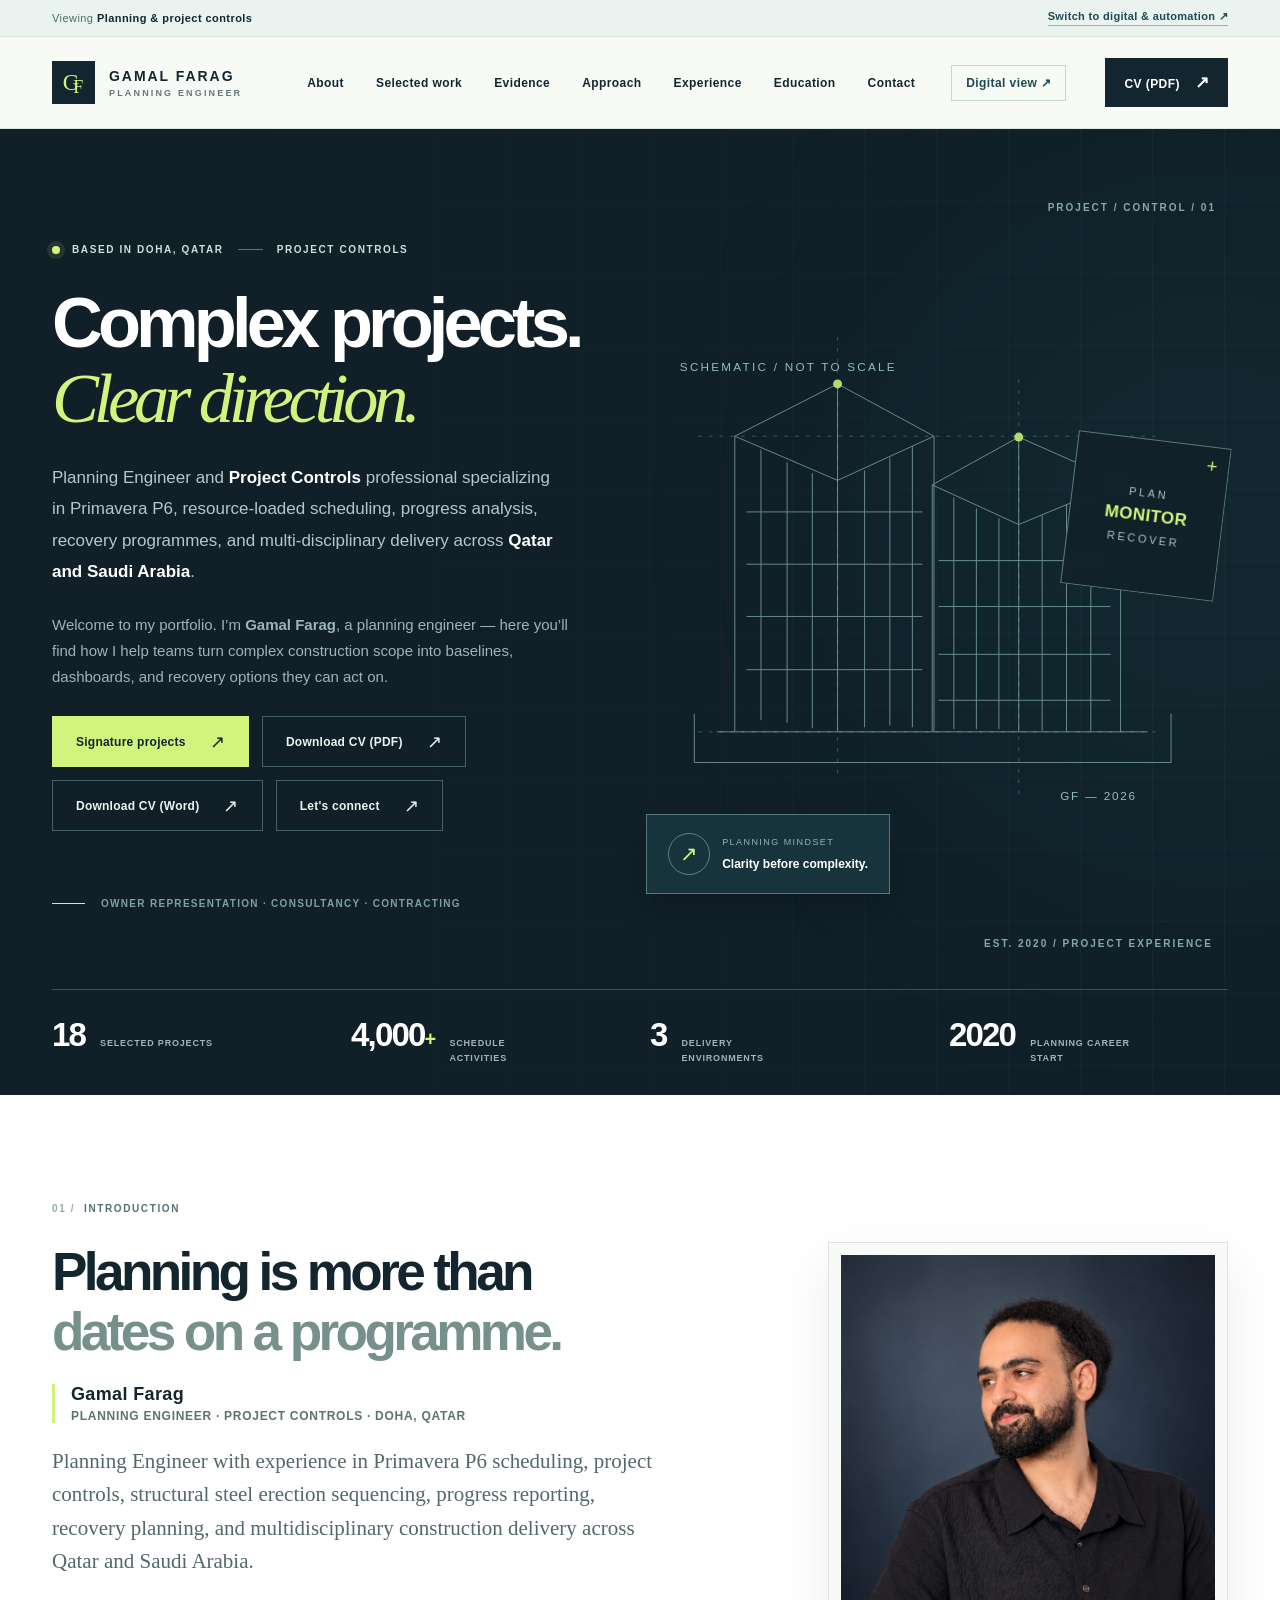
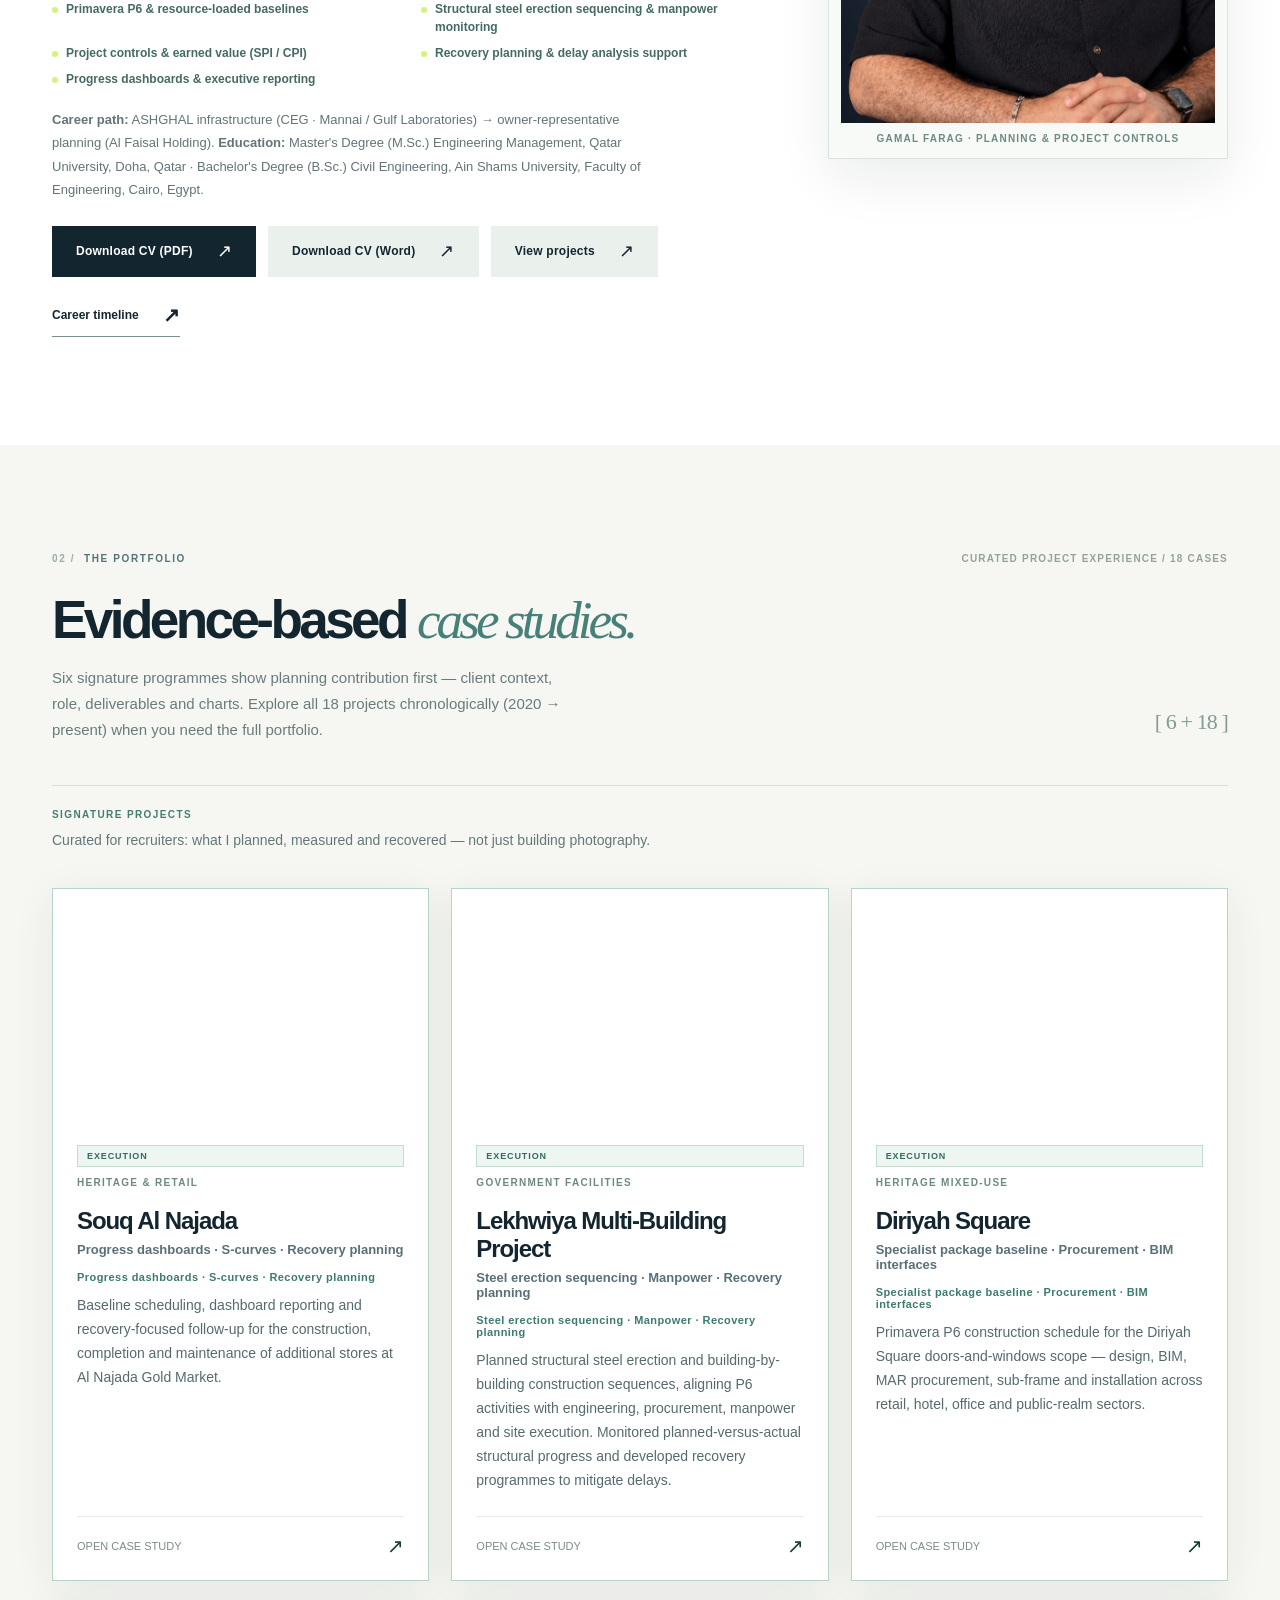
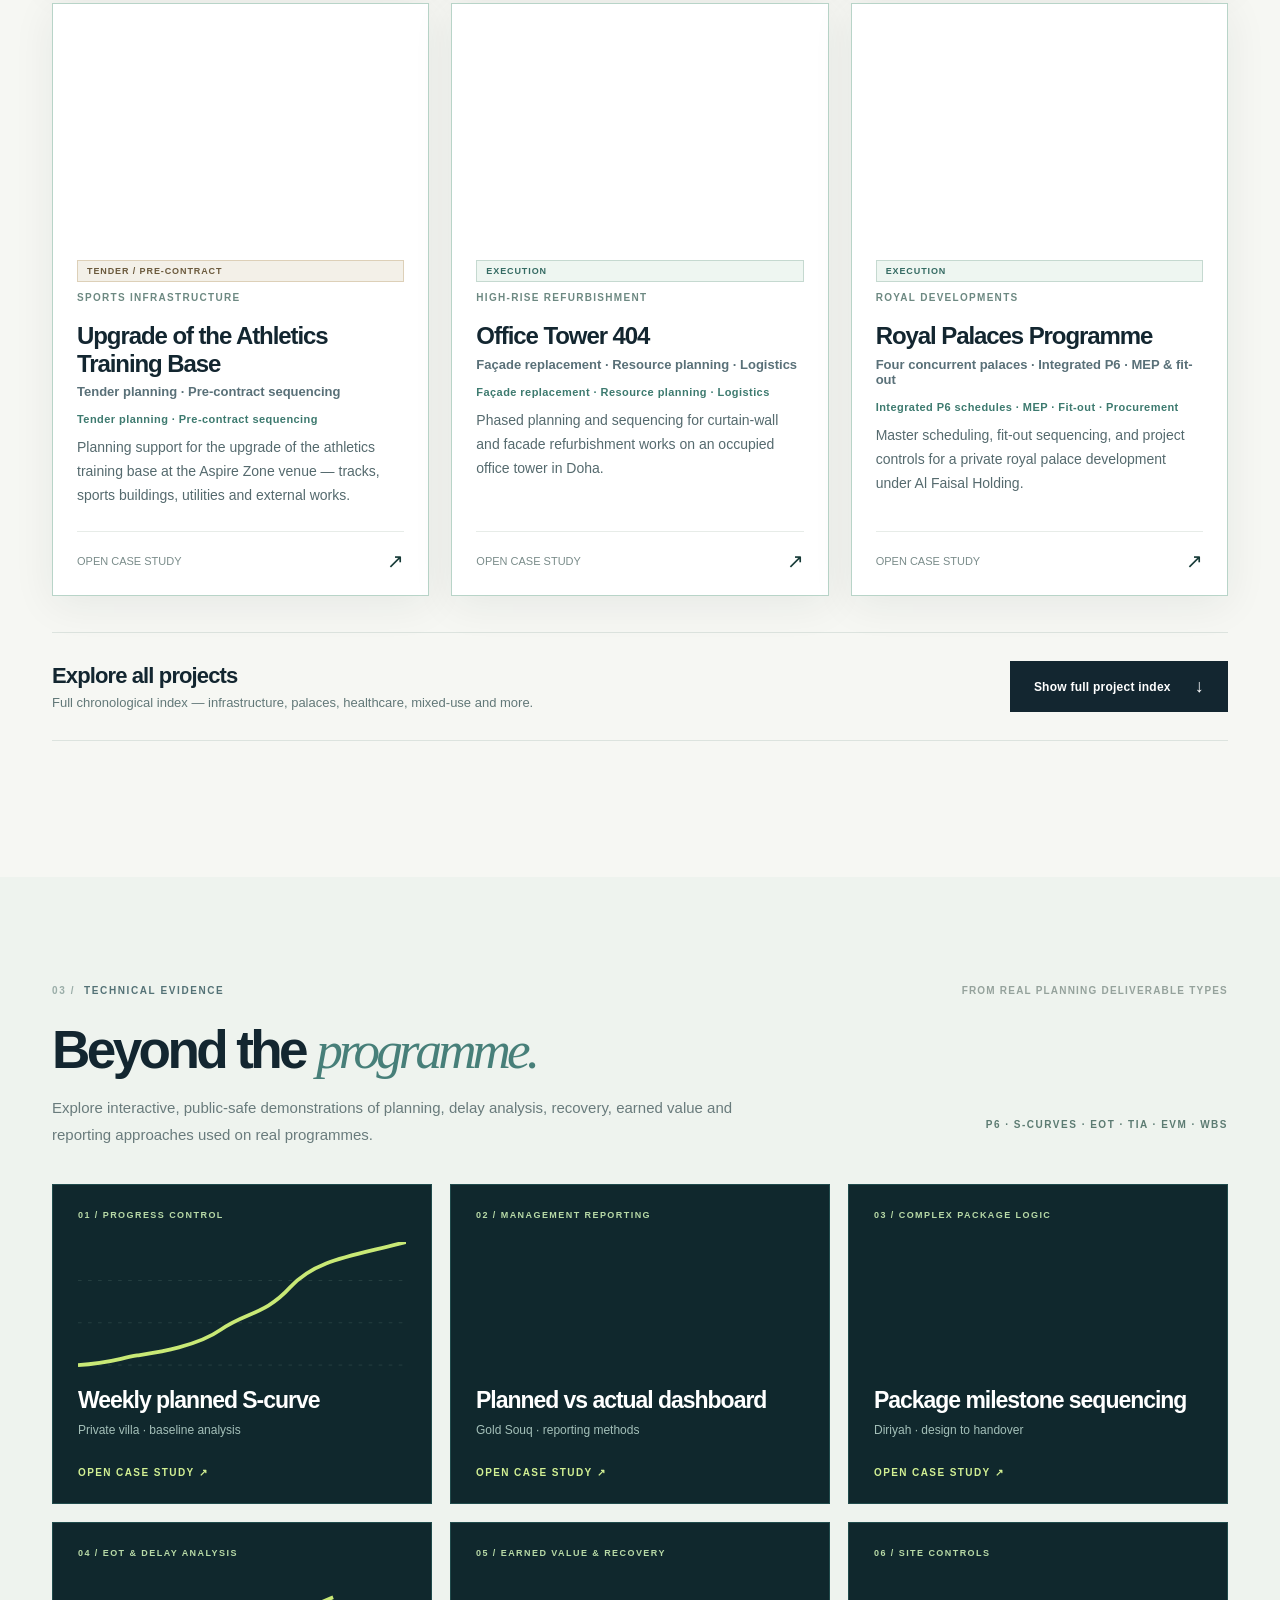
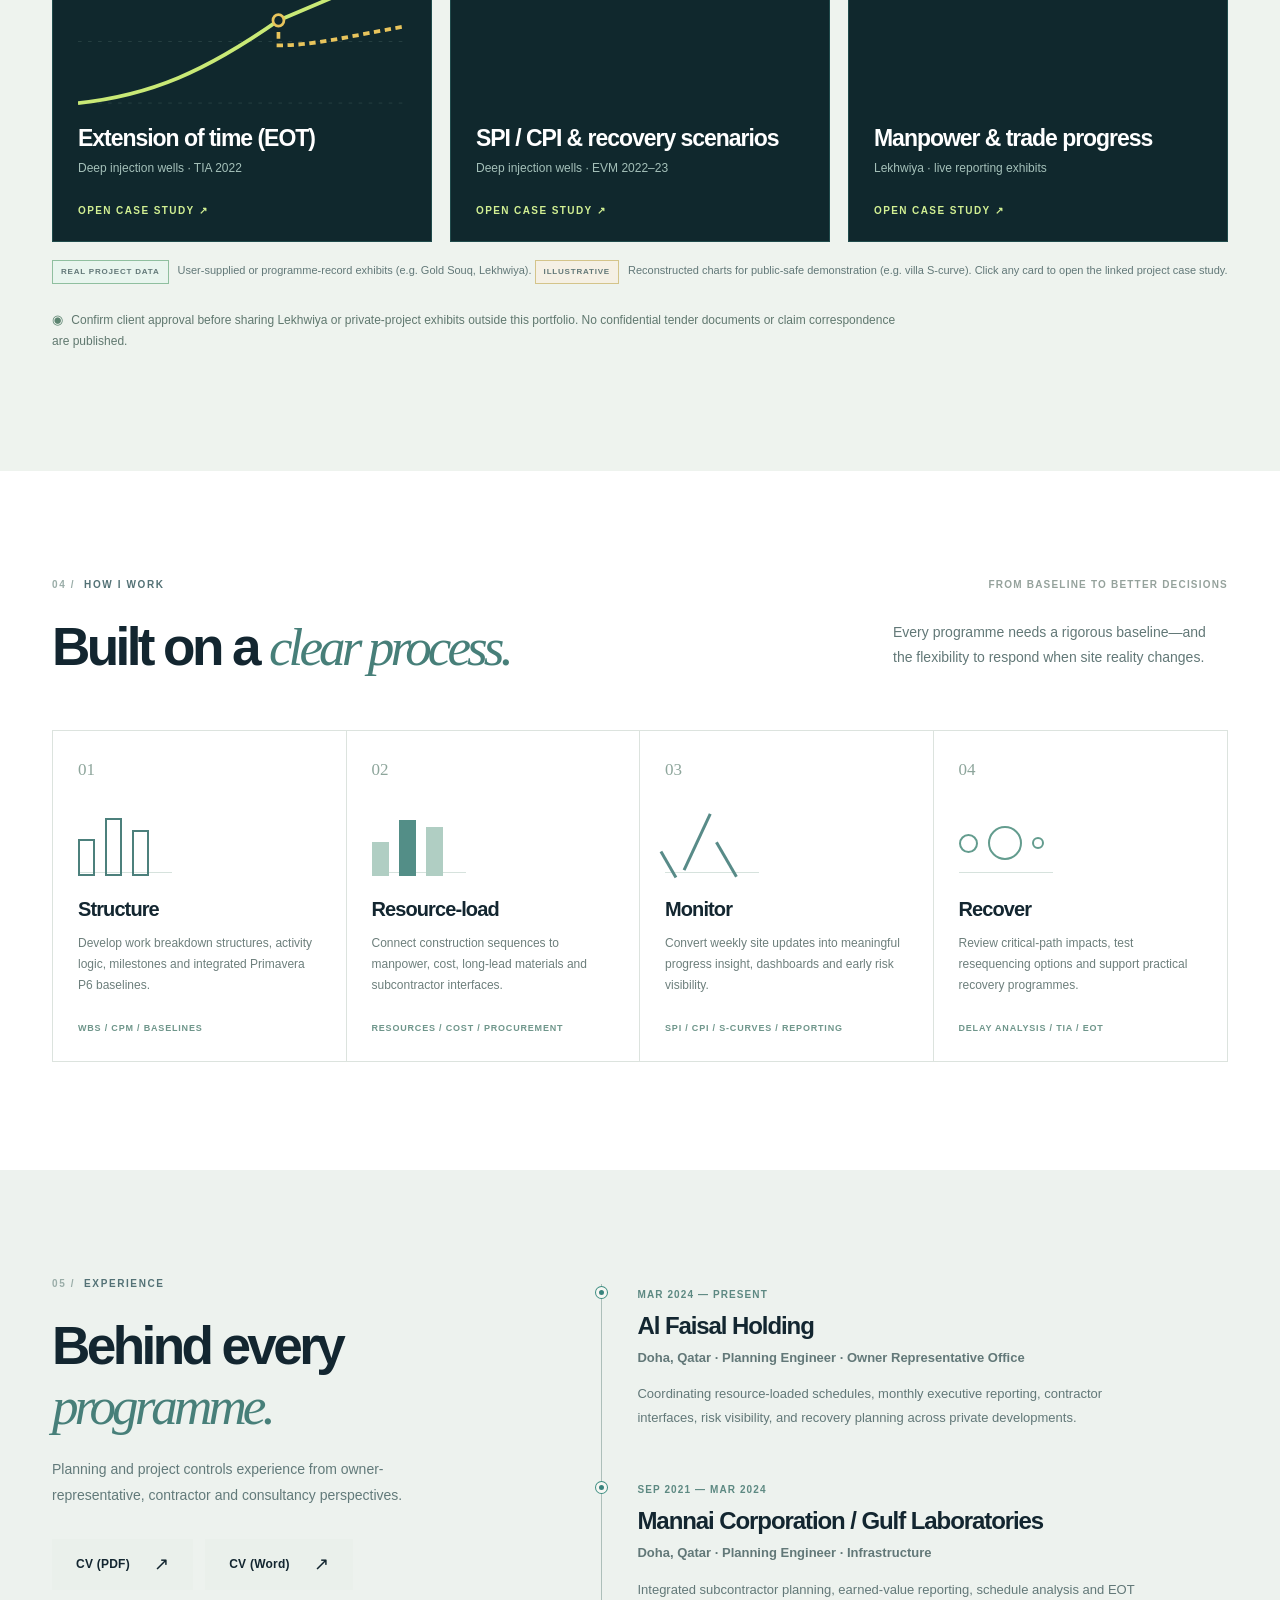
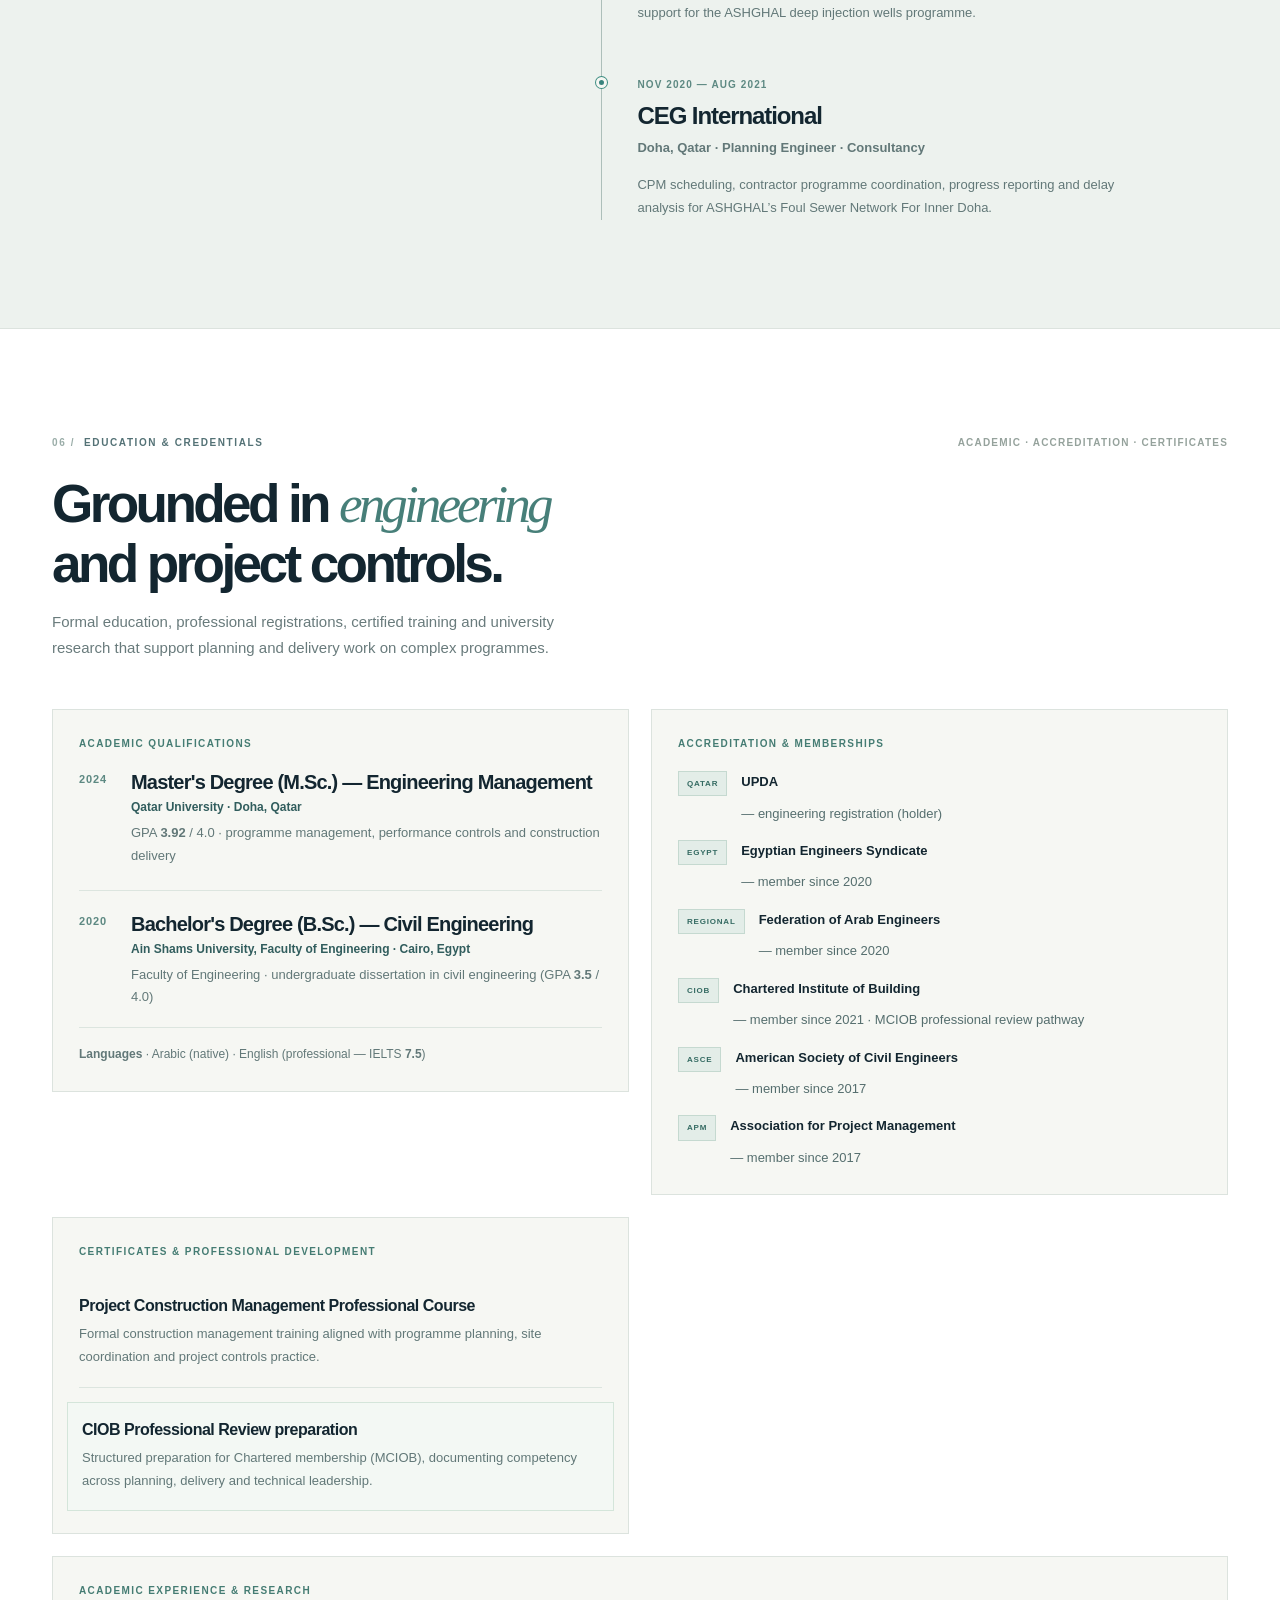
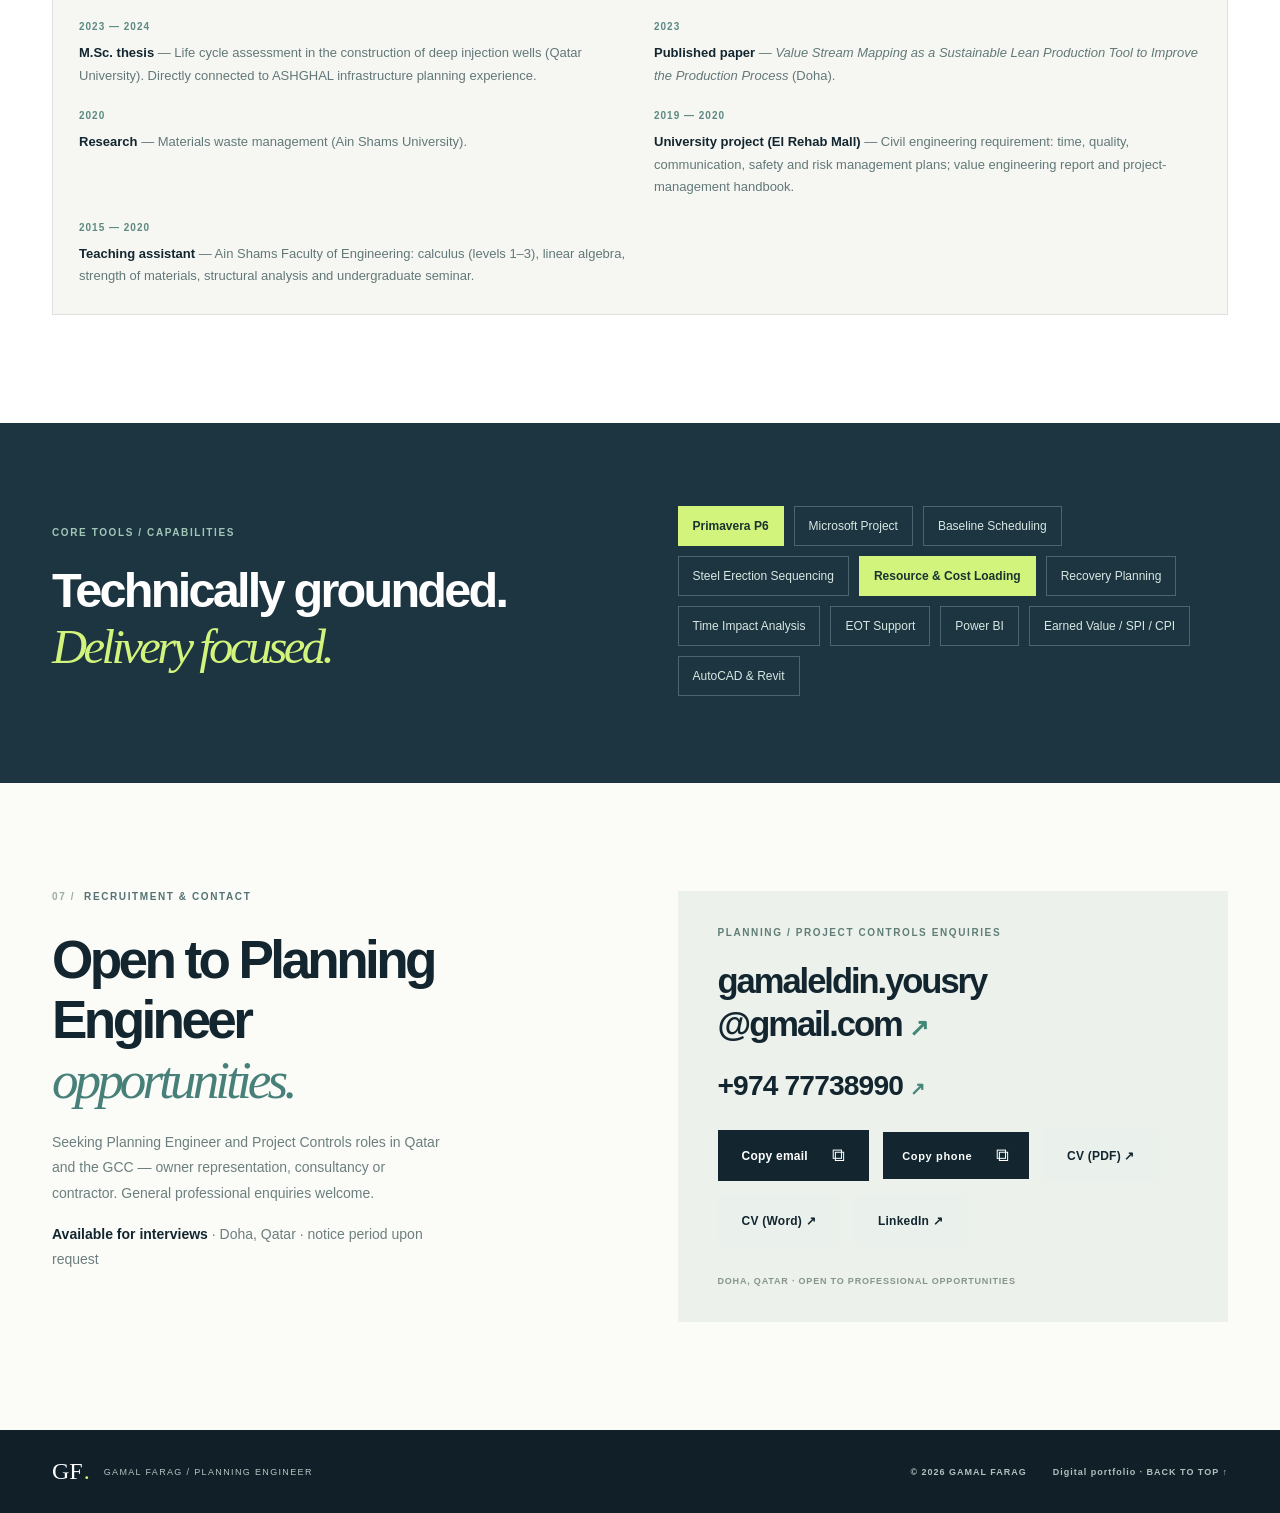
<file: index.html>
<!doctype html>
<html lang="en">
<head>
  <meta charset="utf-8"/>
  <meta name="viewport" content="width=device-width, initial-scale=1"/>
  <meta name="color-scheme" content="light"/>
  <meta name="theme-color" content="#101f28"/>
  <meta name="description" content="Gamal Farag — Planning Engineer & Project Controls professional. Explore selected projects in heritage, buildings, infrastructure, and fit-out across Qatar and Saudi Arabia."/>
  <meta property="og:type" content="website"/>
  <meta property="og:title" content="Gamal Farag | Planning Engineer & Project Controls"/>
  <meta property="og:description" content="Selected project experience, Primavera P6 planning, resource loading, programme controls and recovery planning."/>
  <title>Gamal Farag — Planning Engineer & Project Portfolio</title>
  <link rel="icon" type="image/svg+xml" href="assets/favicon.svg" />
  <link rel="canonical" href="https://gamaleldinyousryibrahimfarag.github.io/gamal-portfolio/"/>
  <link rel="stylesheet" href="styles.css?v=20261109"/>
  <script defer src="projects.js?v=20261109"></script>
  <script defer src="project-enrichment.js?v=20261109"></script>
  <script defer src="case-studies.js?v=20261109"></script>
  <script defer src="app.js?v=20261109"></script>
</head>
<body>
  <a class="skip-link" href="#main">Skip to content</a>
  <div class="portfolio-mode-bar" role="navigation" aria-label="Portfolio view">
    <div class="shell portfolio-mode-inner">
      <span class="portfolio-mode-label">Viewing <strong>Planning &amp; project controls</strong></span>
      <a class="portfolio-mode-switch" href="digital.html" title="Open digital operations and automation portfolio">Switch to digital &amp; automation <span aria-hidden="true">↗</span></a>
    </div>
  </div>
  <header class="site-header" id="top">
    <div class="nav-shell shell">
      <a class="brand" href="#top" aria-label="Gamal Farag — Home">
        <span class="brand-mark" aria-hidden="true"><span>G</span><span>F</span></span>
        <span class="brand-type"><strong>GAMAL FARAG</strong><small>PLANNING ENGINEER</small></span>
      </a>
      <nav class="nav-links" id="primary-nav" aria-label="Main navigation">
        <a href="#about">About</a>
        <a href="#work">Selected work</a>
        <a href="#evidence">Evidence</a><a href="#approach">Approach</a>
        <a href="#experience">Experience</a>
        <a href="#credentials">Education</a>
        <a href="#contact">Contact</a>
        <a href="digital.html" class="nav-mode-alt">Digital view ↗</a>
        <a class="nav-resume" href="assets/Gamal_Farag_CV.pdf" target="_blank" rel="noopener" aria-label="Open CV as PDF">CV (PDF) <span aria-hidden="true">↗</span></a>
      </nav>
      <button class="mobile-toggle" type="button" aria-label="Open menu" aria-controls="primary-nav" aria-expanded="false"><span></span><span></span><span></span></button>
    </div>
  </header>
  <main id="main">
    <section class="hero" aria-labelledby="hero-heading">
      <div class="hero-grid" aria-hidden="true"></div>
      <div class="shell hero-main">
        <div class="hero-copy">
          <div class="eyebrow hero-eyebrow"><span class="pulse-dot"></span> BASED IN DOHA, QATAR <span class="eyebrow-divider"></span> PROJECT CONTROLS</div>
          <h1 id="hero-heading">Complex projects.<br/><em>Clear direction.</em></h1>
          <p class="hero-intro">Planning Engineer and <strong>Project Controls</strong> professional specializing in Primavera P6, resource-loaded scheduling, progress analysis, recovery programmes, and multi-disciplinary delivery across <strong>Qatar and Saudi Arabia</strong>.</p>
          <p class="hero-sub">Welcome to my portfolio. I’m <strong>Gamal Farag</strong>, a planning engineer — here you’ll find how I help teams turn complex construction scope into baselines, dashboards, and recovery options they can act on.</p>
          <div class="hero-actions"><a class="btn btn-lime" href="#work">Signature projects <span aria-hidden="true">↗</span></a><a class="btn btn-outline" href="assets/Gamal_Farag_CV.pdf" target="_blank" rel="noopener">Download CV (PDF) <span aria-hidden="true">↗</span></a><a class="btn btn-outline" href="assets/Gamal_Farag_CV.docx" download>Download CV (Word) <span aria-hidden="true">↗</span></a><a class="btn btn-outline" href="#contact">Let's connect <span aria-hidden="true">↗</span></a></div>
          <p class="hero-caption"><span class="hero-caption-line"></span> OWNER REPRESENTATION · CONSULTANCY · CONTRACTING</p>
        </div>
        <div class="hero-art" aria-label="Architectural and scheduling-inspired illustration">
          <div class="art-top-label">PROJECT / CONTROL / 01</div>
          <svg class="architecture" viewBox="0 0 640 615" role="img" aria-label="Abstract architectural drawing with multiple buildings and structural lines">
            <defs><linearGradient id="glow" x1="0" x2="1"><stop stop-color="#baf6c8" stop-opacity=".38"/><stop offset="1" stop-color="#baf6c8" stop-opacity="0"/></linearGradient></defs>
            <g stroke="#b0ded7" stroke-width="1.1" fill="none" opacity=".64">
              <path d="M93 488V160L207 102L314 160V488M207 102V488M93 160L207 209L314 160M122 175v300M151 189v289M179 201v283M237 198v285M265 184v297M290 171v312"/>
              <path d="M106 244h195M106 302h195M106 360h195M106 419h195"/>
              <path d="M312 488V214L408 161L521 211V488M408 161V488M312 214L408 258L521 211M336 228v257M361 240v245M386 251v234M434 248v239M461 236v251M488 226v261"/>
              <path d="M319 298h191M319 349h191M319 402h191M319 453h191"/>
              <path d="M73 488h478M48 522h529M48 522v-54M577 522v-54"/>
            </g>
            <g opacity=".4" fill="none" stroke="#a5c6c6" stroke-dasharray="4 8"><path d="M207 50v490M408 97v460M52 160h510M52 488h510"/></g>
            <g fill="#c9f776"><circle cx="207" cy="102" r="5"/><circle cx="408" cy="161" r="5"/><circle cx="521" cy="211" r="3"/></g>
            <path d="M165 535h332" stroke="url(#glow)" stroke-width="17" opacity=".5"/>
            <text x="32" y="88" fill="#a9d4ce" font-size="13" letter-spacing="2.5">SCHEMATIC / NOT TO SCALE</text>
            <text x="454" y="564" fill="#a9d4ce" font-size="13" letter-spacing="2">GF — 2026</text>
          </svg>
          <div class="art-stamp"><span class="stamp-plus">+</span><small>PLAN</small><strong>MONITOR</strong><small>RECOVER</small></div>
          <div class="floating-note"><span class="note-icon">↗</span><div><small>PLANNING MINDSET</small><strong>Clarity before complexity.</strong></div></div>
          <div class="art-bottom-label">EST. 2020 / PROJECT EXPERIENCE</div>
        </div>
      </div>
      <div class="shell hero-stats" aria-label="Experience highlights">
        <div><strong id="hero-project-count">18</strong><span>SELECTED PROJECTS</span></div>
        <div><strong>4,000<span class="stat-plus">+</span></strong><span>SCHEDULE ACTIVITIES</span></div>
        <div><strong>3</strong><span>DELIVERY ENVIRONMENTS</span></div>
        <div><strong>2020</strong><span>PLANNING CAREER START</span></div>
      </div>
    </section>

    <section class="section intro-section" id="about" aria-label="About Gamal">
      <div class="shell">
        <div class="section-tag intro-section-tag"><span class="tag-num">01 /</span> INTRODUCTION</div>
        <div class="intro-about-grid">
          <div class="intro-copy">
            <h2 class="section-heading">Planning is more than<br/><span>dates on a programme.</span></h2>
            <div class="intro-profile-card">
              <p class="intro-name">Gamal Farag</p>
              <p class="intro-title">Planning Engineer · Project Controls · Doha, Qatar</p>
            </div>
            <p class="intro-lead">Planning Engineer with experience in Primavera P6 scheduling, project controls, structural steel erection sequencing, progress reporting, recovery planning, and multidisciplinary construction delivery across Qatar and Saudi Arabia.</p>
            <ul class="intro-highlights" aria-label="Planning specialties">
              <li>Primavera P6 &amp; resource-loaded baselines</li>
              <li>Structural steel erection sequencing &amp; manpower monitoring</li>
              <li>Project controls &amp; earned value (SPI / CPI)</li>
              <li>Recovery planning &amp; delay analysis support</li>
              <li>Progress dashboards &amp; executive reporting</li>
            </ul>
            <p class="intro-career-note"><strong>Career path:</strong> ASHGHAL infrastructure (CEG · Mannai / Gulf Laboratories) → owner-representative planning (Al Faisal Holding). <strong>Education:</strong> Master's Degree (M.Sc.) Engineering Management, Qatar University, Doha, Qatar · Bachelor's Degree (B.Sc.) Civil Engineering, Ain Shams University, Faculty of Engineering, Cairo, Egypt.</p>
            <div class="intro-actions">
              <a class="btn btn-dark" href="assets/Gamal_Farag_CV.pdf" target="_blank" rel="noopener">Download CV (PDF) <span aria-hidden="true">↗</span></a>
              <a class="btn btn-quiet" href="assets/Gamal_Farag_CV.docx" download>Download CV (Word) <span aria-hidden="true">↗</span></a>
              <a class="btn btn-quiet" href="#work">View projects <span aria-hidden="true">↗</span></a>
            </div>
            <a class="text-link intro-link" href="#experience">Career timeline <span>↗</span></a>
          </div>
          <figure class="intro-portrait-card">
            <img src="assets/gamal-farag-portrait.jpg" width="400" height="500" alt="Gamal Farag — Planning Engineer, professional portrait" loading="lazy" decoding="async"/>
            <figcaption>Gamal Farag · Planning &amp; project controls</figcaption>
          </figure>
        </div>
      </div>
    </section>

    <section class="section work-section" id="work" aria-labelledby="work-title">
      <div class="shell">
        <div class="section-topline"><div class="section-tag"><span class="tag-num">02 /</span> THE PORTFOLIO</div><span class="section-side-note">CURATED PROJECT EXPERIENCE / 18 CASES</span></div>
        <div class="work-header"><div><h2 class="section-heading" id="work-title">Evidence-based <em>case studies.</em></h2><p class="section-subtitle">Six signature programmes show planning contribution first — client context, role, deliverables and charts. Explore all 18 projects chronologically (2020 → present) when you need the full portfolio.</p></div><div class="work-number" aria-hidden="true">[ 6 + 18 ]</div></div>
        <div class="signature-intro"><span class="signature-label">SIGNATURE PROJECTS</span><p>Curated for recruiters: what I planned, measured and recovered — not just building photography.</p></div>
        <div class="project-grid signature-grid" id="signature-grid" aria-label="Signature planning case studies"></div>
        <div class="explore-all-bar"><div><h3 class="explore-all-title">Explore all projects</h3><p class="explore-all-note">Full chronological index — infrastructure, palaces, healthcare, mixed-use and more.</p></div><button type="button" class="btn btn-dark" id="toggle-all-projects" aria-expanded="false" aria-controls="all-projects-panel">Show full project index <span aria-hidden="true">↓</span></button></div>
        <div id="all-projects-panel" class="all-projects-panel" hidden>
        <div class="filter-toolbar">
          <div class="filter-list" id="filter-list" role="group" aria-label="Filter projects by sector">
            <button class="filter-btn active" type="button" data-filter="All" aria-pressed="true">All projects <span id="filter-all-count">18</span></button>
            <button class="filter-btn" type="button" data-filter="Buildings" aria-pressed="false">Buildings</button>
            <button class="filter-btn" type="button" data-filter="Infrastructure" aria-pressed="false">Infrastructure</button>
            <button class="filter-btn" type="button" data-filter="Heritage" aria-pressed="false">Heritage</button>
            <button class="filter-btn" type="button" data-filter="Public Works" aria-pressed="false">Public works</button>
          </div>
          <label class="search-box"><span class="search-icon" aria-hidden="true">⌕</span><span class="sr-only">Search projects</span><input id="project-search" type="search" autocomplete="off" placeholder="Search projects..."/></label>
        </div>
        <div class="results-info" aria-live="polite"><span id="result-count">Showing 18 projects</span><span>CLICK A PROJECT TO EXPLORE <span aria-hidden="true">↗</span></span></div>
        <div class="project-grid" id="project-grid"></div>
        <div class="empty-state" id="empty-state" hidden><h3>No matching projects.</h3><p>Try a different keyword or category.</p><button type="button" class="btn btn-dark" id="clear-filters">Clear filters ↗</button></div>
        <div class="portfolio-footnote"><span>●</span> Project details describe planning and controls involvement, not architectural design authorship. Charts are labelled <strong>real project data</strong> or <strong>illustrative</strong> where applicable; selected owner-supplied photography and reporting exhibits are shown only where approved.</div>
        </div>
      </div>
    </section>

    
    <section class="evidence-feature section" id="evidence" aria-labelledby="evidence-heading">
      <div class="shell">
        <div class="section-topline"><div class="section-tag"><span class="tag-num">03 /</span> TECHNICAL EVIDENCE</div><span class="section-side-note">FROM REAL PLANNING DELIVERABLE TYPES</span></div>
        <div class="evidence-head"><div><h2 class="section-heading" id="evidence-heading">Beyond the <em>programme.</em></h2><p class="section-subtitle">Explore interactive, public-safe demonstrations of planning, delay analysis, recovery, earned value and reporting approaches used on real programmes.</p></div><span class="evidence-kicker">P6 · S-CURVES · EOT · TIA · EVM · WBS</span></div>
        <div class="evidence-grid">
          <button type="button" class="evidence-spotlight" data-evidence-project="private-villa" data-evidence-tier="illustrative"><span class="evidence-card-num">01 / PROGRESS CONTROL</span><span class="mini-curve" aria-hidden="true"><svg viewBox="0 0 360 130" preserveAspectRatio="none"><path d="M0 128H360M0 84H360M0 40H360" stroke="#63827c" stroke-dasharray="4 7" opacity=".28"/><path d="M0 128 C35 126 45 121 65 118 S130 109 157 91 S205 76 233 47 S300 15 360 0" stroke="#c9e976" stroke-width="4" fill="none"/></svg></span><strong>Weekly planned S-curve</strong><small>Private villa · baseline analysis</small><span class="evidence-card-action">OPEN CASE STUDY ↗</span></button>
          <button type="button" class="evidence-spotlight" data-evidence-project="najada-gold-souq" data-evidence-tier="real"><span class="evidence-card-num">02 / MANAGEMENT REPORTING</span><span class="mini-bars" aria-hidden="true"><i style="--a:66%;--b:68%"></i><i style="--a:88%;--b:81%"></i><i style="--a:58%;--b:49%"></i><i style="--a:38%;--b:41%"></i><i style="--a:15%;--b:12%"></i></span><strong>Planned vs actual dashboard</strong><small>Gold Souq · reporting methods</small><span class="evidence-card-action">OPEN CASE STUDY ↗</span></button>
          <button type="button" class="evidence-spotlight" data-evidence-project="diriyah" data-evidence-tier="real"><span class="evidence-card-num">03 / COMPLEX PACKAGE LOGIC</span><span class="mini-gantt" aria-hidden="true"><i style="--s:4%;--w:34%"></i><i style="--s:13%;--w:42%"></i><i style="--s:34%;--w:43%"></i><i style="--s:52%;--w:41%"></i><i style="--s:71%;--w:27%"></i></span><strong>Package milestone sequencing</strong><small>Diriyah · design to handover</small><span class="evidence-card-action">OPEN CASE STUDY ↗</span></button>
          <button type="button" class="evidence-spotlight" data-evidence-project="eot-delay-analysis" data-evidence-tier="real"><span class="evidence-card-num">04 / EOT &amp; DELAY ANALYSIS</span><span class="mini-eot" aria-hidden="true"><svg viewBox="0 0 360 130" preserveAspectRatio="none"><path d="M0 128H360M0 64H360" stroke="#63827c" stroke-dasharray="4 7" opacity=".28"/><path d="M0 128 C80 120 140 95 220 42 L280 18" stroke="#c9e976" stroke-width="4" fill="none"/><path d="M220 42 L220 68 C260 68 300 58 360 48" stroke="#e8c45c" stroke-width="4" fill="none" stroke-dasharray="7 5"/><circle cx="220" cy="42" r="6" fill="#10282d" stroke="#e8c45c" stroke-width="3"/></svg></span><strong>Extension of time (EOT)</strong><small>Deep injection wells · TIA 2022</small><span class="evidence-card-action">OPEN CASE STUDY ↗</span></button>
          <button type="button" class="evidence-spotlight" data-evidence-project="recovery-evm" data-evidence-tier="real"><span class="evidence-card-num">05 / EARNED VALUE &amp; RECOVERY</span><span class="mini-bars mini-evm" aria-hidden="true"><i style="--a:92%;--b:88%"></i><i style="--a:86%;--b:91%"></i><i style="--a:78%;--b:82%"></i></span><strong>SPI / CPI &amp; recovery scenarios</strong><small>Deep injection wells · EVM 2022–23</small><span class="evidence-card-action">OPEN CASE STUDY ↗</span></button>
          <button type="button" class="evidence-spotlight" data-evidence-project="lekhwiya" data-evidence-tier="real"><span class="evidence-card-num">06 / SITE CONTROLS</span><span class="mini-bars" aria-hidden="true"><i style="--a:72%;--b:66%"></i><i style="--a:41%;--b:62%"></i><i style="--a:35%;--b:41%"></i><i style="--a:10%;--b:25%"></i></span><strong>Manpower &amp; trade progress</strong><small>Lekhwiya · live reporting exhibits</small><span class="evidence-card-action">OPEN CASE STUDY ↗</span></button>
        </div>
        <p class="evidence-legend"><span class="data-badge data-badge--real">REAL PROJECT DATA</span> User-supplied or programme-record exhibits (e.g. Gold Souq, Lekhwiya). <span class="data-badge data-badge--illustrative">ILLUSTRATIVE</span> Reconstructed charts for public-safe demonstration (e.g. villa S-curve). Click any card to open the linked project case study.</p>
        <p class="evidence-privacy"><span aria-hidden="true">◉</span> Confirm client approval before sharing Lekhwiya or private-project exhibits outside this portfolio. No confidential tender documents or claim correspondence are published.</p>
      </div>
    </section>

    <section class="section approach-section" id="approach" aria-labelledby="approach-title">
      <div class="shell">
        <div class="section-topline"><div class="section-tag"><span class="tag-num">04 /</span> HOW I WORK</div><span class="section-side-note">FROM BASELINE TO BETTER DECISIONS</span></div>
        <div class="approach-heading"><h2 class="section-heading" id="approach-title">Built on a <em>clear process.</em></h2><p>Every programme needs a rigorous baseline—and the flexibility to respond when site reality changes.</p></div>
        <div class="process-grid">
          <article class="process-card"><span class="process-num">01</span><div class="process-glyph glyph-plan" aria-hidden="true"><i></i><i></i><i></i></div><h3>Structure</h3><p>Develop work breakdown structures, activity logic, milestones and integrated Primavera P6 baselines.</p><small>WBS / CPM / BASELINES</small></article>
          <article class="process-card"><span class="process-num">02</span><div class="process-glyph glyph-resource" aria-hidden="true"><i></i><i></i><i></i></div><h3>Resource-load</h3><p>Connect construction sequences to manpower, cost, long-lead materials and subcontractor interfaces.</p><small>RESOURCES / COST / PROCUREMENT</small></article>
          <article class="process-card"><span class="process-num">03</span><div class="process-glyph glyph-monitor" aria-hidden="true"><i></i><i></i><i></i></div><h3>Monitor</h3><p>Convert weekly site updates into meaningful progress insight, dashboards and early risk visibility.</p><small>SPI / CPI / S-CURVES / REPORTING</small></article>
          <article class="process-card"><span class="process-num">04</span><div class="process-glyph glyph-recover" aria-hidden="true"><i></i><i></i><i></i></div><h3>Recover</h3><p>Review critical-path impacts, test resequencing options and support practical recovery programmes.</p><small>DELAY ANALYSIS / TIA / EOT</small></article>
        </div>
      </div>
    </section>

    <section class="section experience-section" id="experience" aria-labelledby="experience-title">
      <div class="shell experience-layout">
        <div class="experience-left"><div class="section-tag"><span class="tag-num">05 /</span> EXPERIENCE</div><h2 class="section-heading" id="experience-title">Behind every<br/><em>programme.</em></h2><p>Planning and project controls experience from owner-representative, contractor and consultancy perspectives.</p><div class="experience-cv-links"><a href="assets/Gamal_Farag_CV.pdf" class="btn btn-quiet" target="_blank" rel="noopener">CV (PDF) <span aria-hidden="true">↗</span></a><a href="assets/Gamal_Farag_CV.docx" class="btn btn-quiet" download>CV (Word) <span aria-hidden="true">↗</span></a></div></div>
        <div class="experience-timeline">
          <article class="timeline-item"><div class="timeline-dot"></div><span class="timeline-date">MAR 2024 — PRESENT</span><h3>Al Faisal Holding</h3><p class="timeline-role">Doha, Qatar · Planning Engineer · Owner Representative Office</p><p>Coordinating resource-loaded schedules, monthly executive reporting, contractor interfaces, risk visibility, and recovery planning across private developments.</p></article>
          <article class="timeline-item"><div class="timeline-dot"></div><span class="timeline-date">SEP 2021 — MAR 2024</span><h3>Mannai Corporation / Gulf Laboratories</h3><p class="timeline-role">Doha, Qatar · Planning Engineer · Infrastructure</p><p>Integrated subcontractor planning, earned-value reporting, schedule analysis and EOT support for the ASHGHAL deep injection wells programme.</p></article>
          <article class="timeline-item"><div class="timeline-dot"></div><span class="timeline-date">NOV 2020 — AUG 2021</span><h3>CEG International</h3><p class="timeline-role">Doha, Qatar · Planning Engineer · Consultancy</p><p>CPM scheduling, contractor programme coordination, progress reporting and delay analysis for ASHGHAL’s Foul Sewer Network For Inner Doha.</p></article>
        </div>
      </div>
    </section>

    <section class="section credentials-section" id="credentials" aria-labelledby="credentials-title">
      <div class="shell">
        <div class="section-topline"><div class="section-tag"><span class="tag-num">06 /</span> EDUCATION &amp; CREDENTIALS</div><span class="section-side-note">ACADEMIC · ACCREDITATION · CERTIFICATES</span></div>
        <div class="credentials-head"><h2 class="section-heading" id="credentials-title">Grounded in <em>engineering</em><br/>and project controls.</h2><p class="section-subtitle">Formal education, professional registrations, certified training and university research that support planning and delivery work on complex programmes.</p></div>
        <div class="credentials-grid">
          <div class="credentials-block credentials-edu">
            <h3 class="credentials-label">Academic qualifications</h3>
            <article class="edu-card"><span class="edu-year">2024</span><h4>Master's Degree (M.Sc.) — Engineering Management</h4><p class="edu-school">Qatar University · Doha, Qatar</p><p class="edu-detail">GPA <strong>3.92</strong> / 4.0 · programme management, performance controls and construction delivery</p></article>
            <article class="edu-card"><span class="edu-year">2020</span><h4>Bachelor's Degree (B.Sc.) — Civil Engineering</h4><p class="edu-school">Ain Shams University, Faculty of Engineering · Cairo, Egypt</p><p class="edu-detail">Faculty of Engineering · undergraduate dissertation in civil engineering (GPA <strong>3.5</strong> / 4.0)</p></article>
            <p class="credentials-lang"><strong>Languages</strong> · Arabic (native) · English (professional — IELTS <strong>7.5</strong>)</p>
          </div>
          <div class="credentials-block credentials-accred">
            <h3 class="credentials-label">Accreditation &amp; memberships</h3>
            <ul class="accred-list">
              <li><span class="accred-badge">Qatar</span><strong>UPDA</strong> — engineering registration (holder)</li>
              <li><span class="accred-badge">Egypt</span><strong>Egyptian Engineers Syndicate</strong> — member since 2020</li>
              <li><span class="accred-badge">Regional</span><strong>Federation of Arab Engineers</strong> — member since 2020</li>
              <li><span class="accred-badge">CIOB</span><strong>Chartered Institute of Building</strong> — member since 2021 · MCIOB professional review pathway</li>
              <li><span class="accred-badge">ASCE</span><strong>American Society of Civil Engineers</strong> — member since 2017</li>
              <li><span class="accred-badge">APM</span><strong>Association for Project Management</strong> — member since 2017</li>
            </ul>
          </div>
          <div class="credentials-block credentials-certs">
            <h3 class="credentials-label">Certificates &amp; professional development</h3>
            <article class="cert-card"><h4>Project Construction Management Professional Course</h4><p>Formal construction management training aligned with programme planning, site coordination and project controls practice.</p></article>
            <article class="cert-card cert-card--pathway"><h4>CIOB Professional Review preparation</h4><p>Structured preparation for Chartered membership (MCIOB), documenting competency across planning, delivery and technical leadership.</p></article>
          </div>
          <div class="credentials-block credentials-academic">
            <h3 class="credentials-label">Academic experience &amp; research</h3>
            <ul class="academic-list">
              <li><span class="academic-date">2023 — 2024</span><strong>M.Sc. thesis</strong> — Life cycle assessment in the construction of deep injection wells (Qatar University). Directly connected to ASHGHAL infrastructure planning experience.</li>
              <li><span class="academic-date">2023</span><strong>Published paper</strong> — <em>Value Stream Mapping as a Sustainable Lean Production Tool to Improve the Production Process</em> (Doha).</li>
              <li><span class="academic-date">2020</span><strong>Research</strong> — Materials waste management (Ain Shams University).</li>
              <li><span class="academic-date">2019 — 2020</span><strong>University project (El Rehab Mall)</strong> — Civil engineering requirement: time, quality, communication, safety and risk management plans; value engineering report and project-management handbook.</li>
              <li><span class="academic-date">2015 — 2020</span><strong>Teaching assistant</strong> — Ain Shams Faculty of Engineering: calculus (levels 1–3), linear algebra, strength of materials, structural analysis and undergraduate seminar.</li>
            </ul>
          </div>
        </div>
      </div>
    </section>

    <section class="capabilities-section" aria-labelledby="capabilities-title"><div class="shell capabilities-inner"><div><div class="section-tag light-tag">CORE TOOLS / CAPABILITIES</div><h2 id="capabilities-title">Technically grounded.<br/><em>Delivery focused.</em></h2></div><div class="skills-cloud"><span>Primavera P6</span><span>Microsoft Project</span><span>Baseline Scheduling</span><span>Steel Erection Sequencing</span><span>Resource & Cost Loading</span><span>Recovery Planning</span><span>Time Impact Analysis</span><span>EOT Support</span><span>Power BI</span><span>Earned Value / SPI / CPI</span><span>AutoCAD & Revit</span></div></div></section>

    <section class="section contact-section" id="contact" aria-labelledby="contact-title"><div class="shell contact-layout"><div><div class="section-tag"><span class="tag-num">07 /</span> RECRUITMENT &amp; CONTACT</div><h2 class="section-heading" id="contact-title">Open to Planning Engineer<br/><em>opportunities.</em></h2><p>Seeking Planning Engineer and Project Controls roles in Qatar and the GCC — owner representation, consultancy or contractor. General professional enquiries welcome.</p><p class="contact-availability"><strong>Available for interviews</strong> · Doha, Qatar · notice period upon request</p></div><div class="contact-panel"><span>PLANNING / PROJECT CONTROLS ENQUIRIES</span><a href="mailto:gamaleldin.yousry@gmail.com?subject=Planning%20Engineer%20%2F%20Project%20Controls%20Opportunity" class="email-link">gamaleldin.yousry<br/>@gmail.com <span aria-hidden="true">↗</span></a><a href="tel:+97477738990" class="phone-link">+974 77738990 <span aria-hidden="true">↗</span></a><div class="contact-actions"><button type="button" id="copy-email" class="btn btn-dark">Copy email <span aria-hidden="true">⧉</span></button><button type="button" id="copy-phone" class="btn btn-contact">Copy phone <span aria-hidden="true">⧉</span></button><a class="btn btn-quiet" href="assets/Gamal_Farag_CV.pdf" target="_blank" rel="noopener">CV (PDF) ↗</a><a class="btn btn-quiet" href="assets/Gamal_Farag_CV.docx" download>CV (Word) ↗</a><a class="btn btn-quiet" href="https://www.linkedin.com/in/gamaleldinyousryibrahimfarag" target="_blank" rel="noopener noreferrer">LinkedIn ↗</a></div><small>DOHA, QATAR · OPEN TO PROFESSIONAL OPPORTUNITIES</small></div></div></section>
  </main>
  <footer class="footer"><div class="shell footer-layout"><div class="footer-brand">GF<span>.</span> <small>GAMAL FARAG / PLANNING ENGINEER</small></div><div><span>© <span id="current-year">2026</span> GAMAL FARAG</span><span><a href="digital.html">Digital portfolio</a> · <a href="#top">BACK TO TOP ↑</a></span></div></div></footer>

  <dialog class="project-dialog" id="project-dialog" aria-labelledby="dialog-title">
    <div class="dialog-scroll"><div class="dialog-top"><span id="dialog-counter">SELECTED PROJECT / 01</span><button type="button" class="dialog-close" id="dialog-close" aria-label="Close project details">×</button></div><div class="dialog-visual" id="dialog-visual"><span class="dialog-visual-label" id="dialog-visual-label"></span><span class="dialog-visual-index" id="dialog-visual-index"></span></div><div class="dialog-body"><span class="dialog-kicker" id="dialog-kicker"></span><h2 id="dialog-title"></h2><p class="dialog-subtitle" id="dialog-subtitle"></p><p class="dialog-summary" id="dialog-summary"></p>
          <div class="dialog-badges" id="dialog-badges"></div>
          <div class="dialog-columns dialog-columns--lead"><div><h3>Project overview</h3><p id="dialog-overview"></p></div><div><h3>My role &amp; scope</h3><p id="dialog-role-scope" class="dialog-role-scope"></p></div></div>
          <section class="dialog-stakeholders" id="dialog-stakeholders" hidden aria-label="Project parties"><h3>Client · consultant · contractor</h3><dl class="stakeholder-grid" id="stakeholder-grid"></dl></section>
          <section class="dialog-contribution" id="dialog-contribution" hidden><h3>My planning contribution</h3><p id="dialog-planning-contribution"></p></section>
          <section class="dialog-caso" id="dialog-caso" hidden aria-label="Challenges actions outcomes"><div class="caso-col"><h3>Planning challenges</h3><ul id="dialog-challenges"></ul></div><div class="caso-col"><h3>Actions taken</h3><ul id="dialog-actions"></ul></div><div class="caso-col"><h3>Verified outcomes</h3><ul id="dialog-outcomes"></ul></div></section>
          <div class="dialog-columns"><div><h3>Planning deliverables</h3><ul id="dialog-deliverables"></ul></div><div class="dialog-deliverables-aside"><p class="dialog-scope" id="dialog-actual-scope"></p></div></div>
          <div class="progress-snapshot" id="dialog-progress-snapshot" hidden><h3>Verified progress snapshot</h3><div class="snapshot-metrics"><div><small>Planned</small><strong id="snapshot-planned"></strong></div><div><small>Actual</small><strong id="snapshot-actual"></strong></div></div><p class="snapshot-note" id="snapshot-note"></p></div><section class="case-evidence" id="case-evidence" hidden aria-label="Technical evidence"><div class="case-head"><div><div class="case-eyebrow" id="case-eyebrow"></div><h3 id="case-title"></h3><p id="case-description"></p></div><div class="case-label">VISUAL PROJECT CONTROLS</div></div><div class="case-tabs" id="case-tabs" role="group" aria-label="Choose a project evidence chart"></div><div class="case-plot-wrap"><div class="case-plot" id="case-plot"></div><button type="button" class="chart-expand-btn" id="chart-expand-btn" hidden>Enlarge chart ↗</button></div>
          <p class="case-data-tier" id="case-data-tier" hidden></p><div class="case-aside"><div><strong>Planning focus</strong><ul id="case-insights"></ul></div><div class="case-provenance"><strong>Source / evidence</strong><p id="case-source"></p><strong>Publication note</strong><p id="case-privacy"></p></div></div></section><section class="project-gallery" id="project-gallery" hidden aria-label="Project visuals"><div class="gallery-head"><h3>Project visuals</h3><p>Selected site photographs and portfolio-approved visual references.</p></div><div class="gallery-grid" id="gallery-grid"></div></section><div class="dialog-meta"><div><small>LOCATION</small><strong id="dialog-location"></strong></div><div><small>ROLE</small><strong id="dialog-role"></strong></div><div><small>PROJECT SCOPE</small><strong id="dialog-scale"></strong></div></div><div class="dialog-footer"><span>SELECTED EXPERIENCE / GAMAL FARAG</span><button class="next-project" id="next-project" type="button">Next project →</button></div></div></div>
  </dialog>
  <dialog class="chart-lightbox" id="chart-lightbox" aria-label="Enlarged chart view"><div class="chart-lightbox-inner"><button type="button" class="dialog-close chart-lightbox-close" id="chart-lightbox-close" aria-label="Close enlarged chart">×</button><div id="chart-lightbox-content"></div></div></dialog>
  <a href="#top" class="back-to-top" id="back-to-top" aria-label="Back to top">↑</a>
  <div class="toast" id="toast" role="status" aria-live="polite"></div>
</body>
</html>
</file>
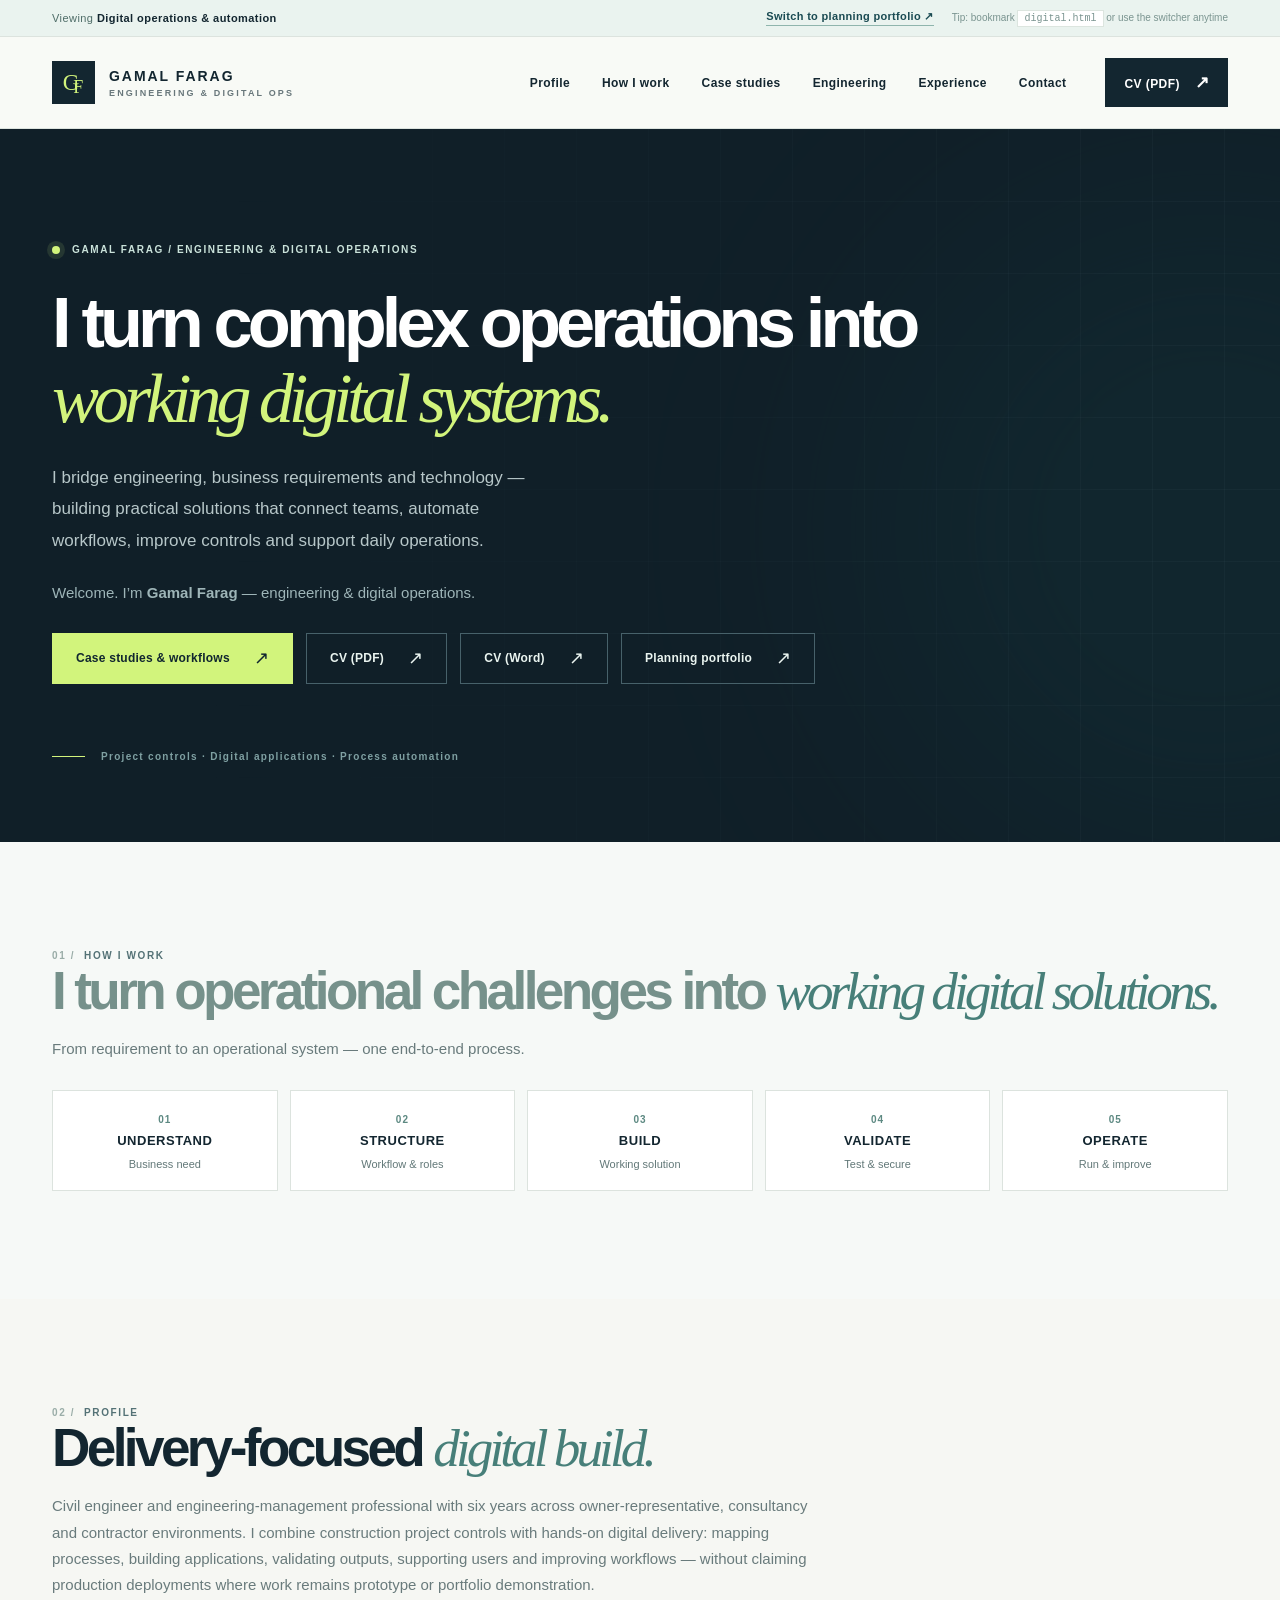
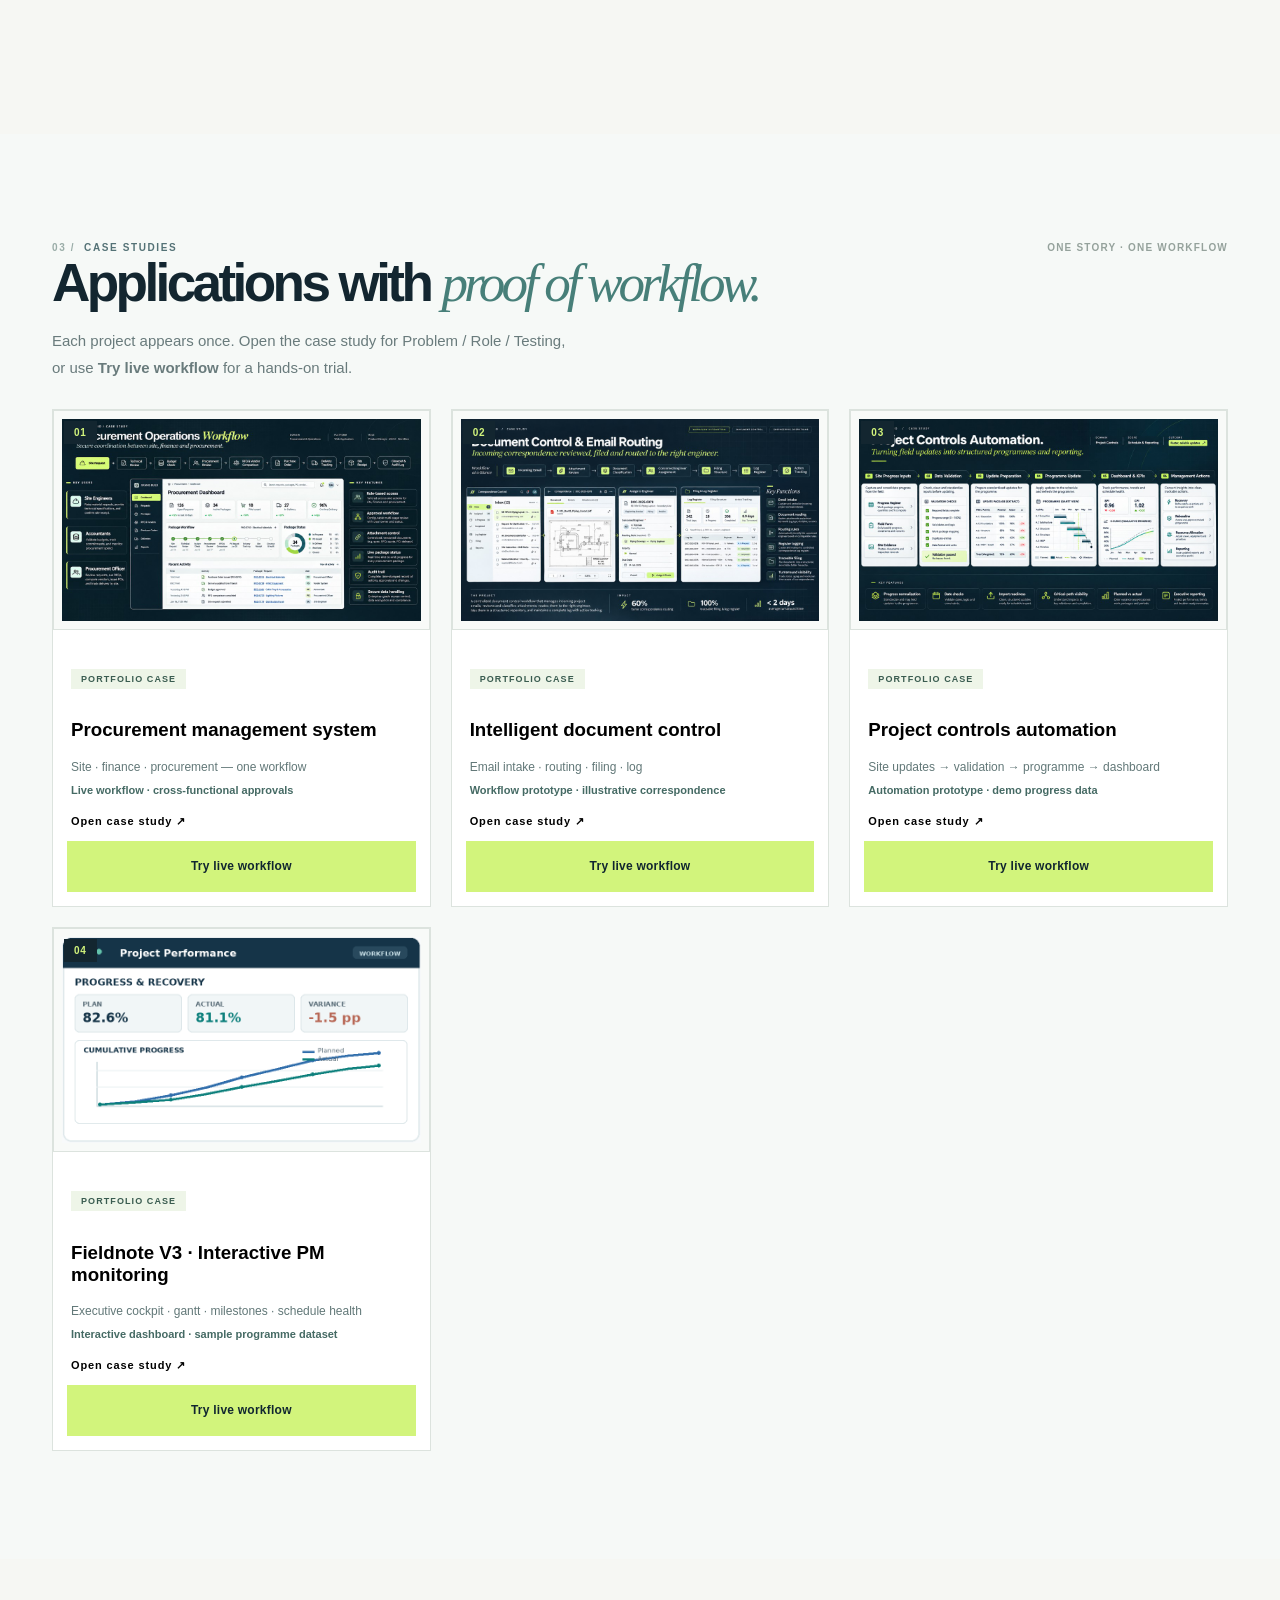
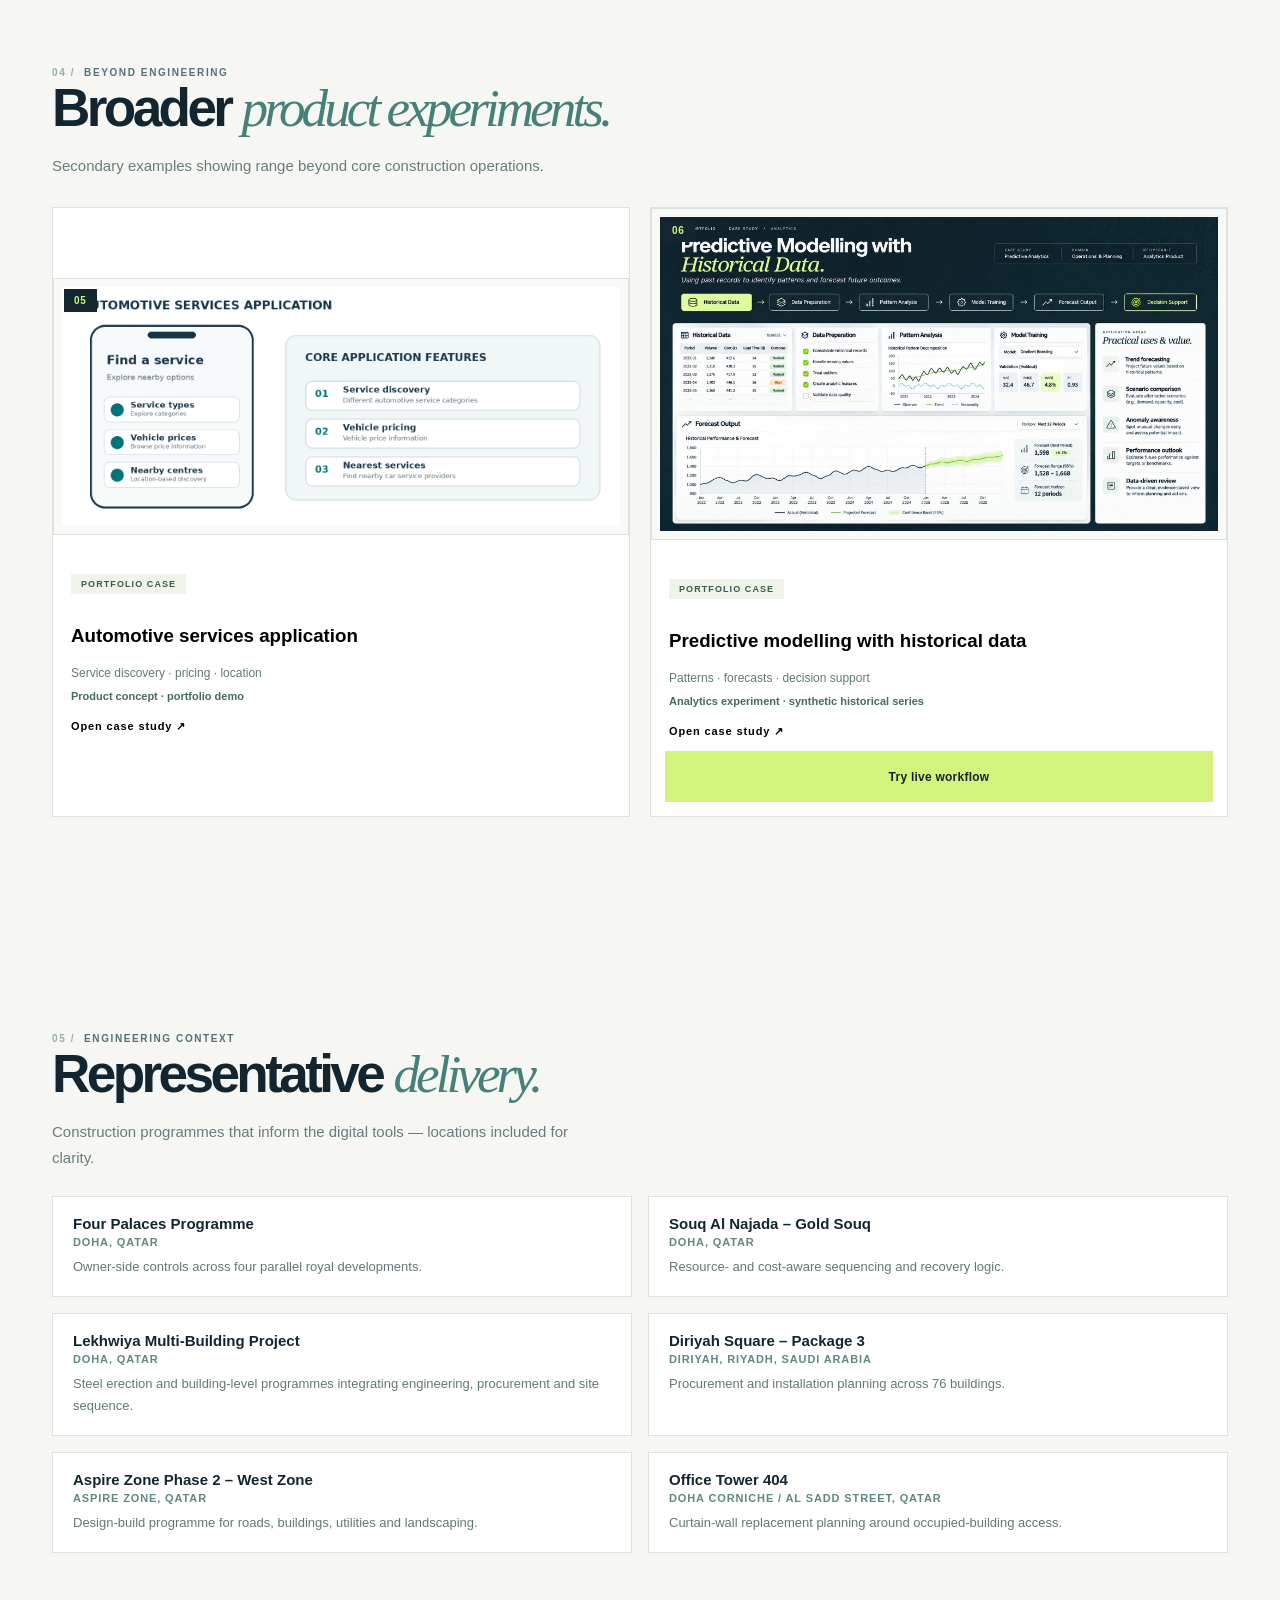
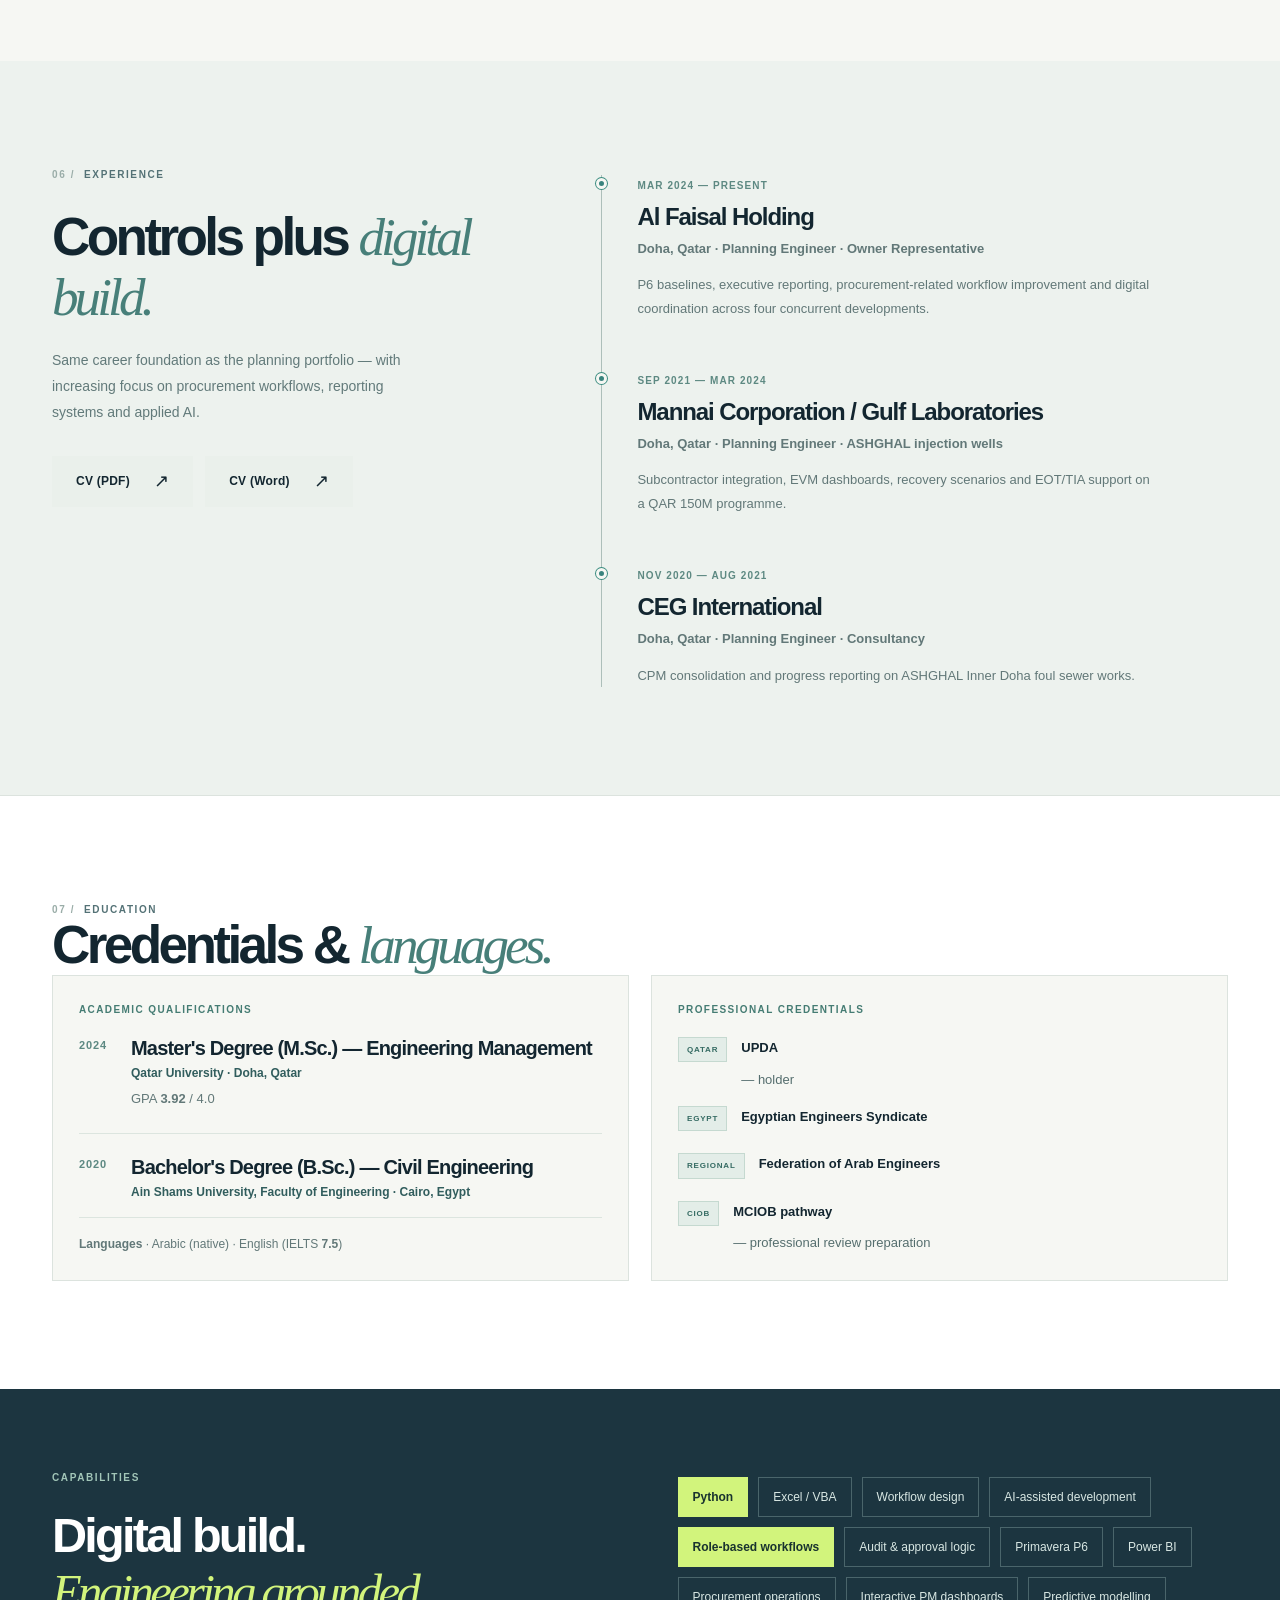
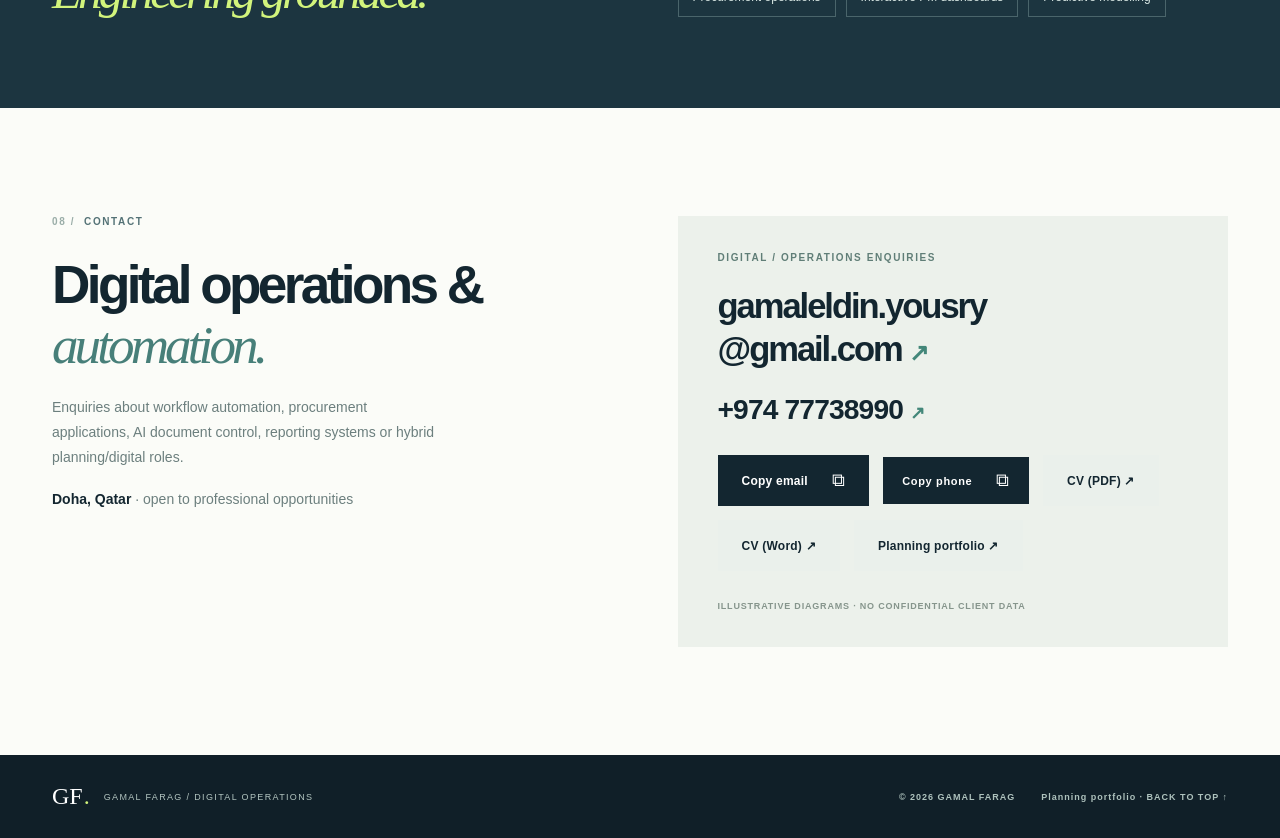
<file: digital.html>
<!doctype html>
<html lang="en">
<head>
  <meta charset="utf-8"/>
  <meta name="viewport" content="width=device-width, initial-scale=1"/>
  <meta name="color-scheme" content="light"/>
  <meta name="theme-color" content="#101f28"/>
  <meta name="description" content="Gamal Farag — Digital engineering, operations automation, AI-enabled workflows, procurement systems and predictive modelling. Doha, Qatar."/>
  <meta property="og:type" content="website"/>
  <meta property="og:title" content="Gamal Farag | Digital Operations &amp; AI Systems"/>
  <meta property="og:description" content="Applications, automation workflows and AI-enabled document control built on real construction and procurement experience."/>
  <title>Gamal Farag — Digital Operations &amp; Automation Portfolio</title>
  <link rel="icon" type="image/svg+xml" href="assets/favicon.svg"/>
  <link rel="canonical" href="https://gamaleldinyousryibrahimfarag.github.io/gamal-portfolio/digital.html"/>
  <link rel="stylesheet" href="styles.css?v=20261118"/>
  <script defer src="digital-data.js?v=20261118"></script>
  <script defer src="digital-demo-engine.js?v=20261118"></script>
  <script defer src="digital-demos.js?v=20261118"></script>
  <script defer src="digital.js?v=20261118"></script>
</head>
<body class="digital-page">
  <a class="skip-link" href="#main">Skip to content</a>
  <div class="portfolio-mode-bar" role="navigation" aria-label="Portfolio view">
    <div class="shell portfolio-mode-inner">
      <span class="portfolio-mode-label">Viewing <strong>Digital operations &amp; automation</strong></span>
      <a class="portfolio-mode-switch" href="index.html" title="Return to planning engineer portfolio">Switch to planning portfolio <span aria-hidden="true">↗</span></a>
      <span class="portfolio-mode-hint" aria-hidden="true">Tip: bookmark <code>digital.html</code> or use the switcher anytime</span>
    </div>
  </div>
  <header class="site-header" id="top">
    <div class="nav-shell shell">
      <a class="brand" href="digital.html" aria-label="Gamal Farag — Digital portfolio home">
        <span class="brand-mark" aria-hidden="true"><span>G</span><span>F</span></span>
        <span class="brand-type"><strong>GAMAL FARAG</strong><small>DIGITAL OPERATIONS</small></span>
      </a>
      <nav class="nav-links" id="primary-nav" aria-label="Main navigation">
        <a href="#about">Profile</a>
        <a href="#how-i-work">How I work</a>
        <a href="#case-studies">Case studies</a>
        <a href="#engineering">Engineering</a>
        <a href="#experience">Experience</a>
        <a href="#contact">Contact</a>
        <a class="nav-resume" href="assets/Gamal_Farag_Digital_Operations_CV.pdf" target="_blank" rel="noopener">CV (PDF) <span aria-hidden="true">↗</span></a>
      </nav>
      <button class="mobile-toggle" type="button" aria-label="Open menu" aria-controls="primary-nav" aria-expanded="false"><span></span><span></span><span></span></button>
    </div>
  </header>
  <main id="main">
    <section class="hero digital-hero" aria-labelledby="digital-hero-heading">
      <div class="hero-grid" aria-hidden="true"></div>
      <div class="shell hero-main digital-hero-main">
        <div class="hero-copy">
          <div class="eyebrow hero-eyebrow"><span class="pulse-dot"></span> DOHA, QATAR <span class="eyebrow-divider"></span> BUILD · AUTOMATE · OPERATE</div>
          <h1 id="digital-hero-heading">I turn complex operations into<br/><em>working digital systems.</em></h1>
          <p class="hero-intro">I bridge engineering, business requirements and technology — building practical solutions that connect teams, automate workflows, improve controls and support daily operations.</p>
          <p class="hero-sub">Welcome. I’m <strong>Gamal Farag</strong> — engineering &amp; digital operations.</p>
          <div class="hero-actions">
            <a class="btn btn-lime" href="#case-studies">Case studies &amp; workflows <span aria-hidden="true">↗</span></a>
            <a class="btn btn-outline" href="assets/Gamal_Farag_Digital_Operations_CV.pdf" target="_blank" rel="noopener">CV (PDF) <span aria-hidden="true">↗</span></a>
            <a class="btn btn-outline" href="assets/Gamal_Farag_Digital_Operations_CV.docx" download>CV (Word) <span aria-hidden="true">↗</span></a>
            <a class="btn btn-outline" href="index.html">Planning portfolio <span aria-hidden="true">↗</span></a>
          </div>
          <p class="hero-caption"><span class="hero-caption-line"></span> INTERACTIVE TRIALS USE SYNTHETIC DATA ONLY</p>
        </div>
      </div>
    </section>

    <section class="section digital-section digital-section--soft" id="how-i-work" aria-labelledby="how-i-work-title">
      <div class="shell">
        <div class="section-tag"><span class="tag-num">01 /</span> HOW I WORK</div>
        <h2 class="section-heading" id="how-i-work-title"><span id="how-i-work-heading"></span></h2>
        <p class="section-subtitle" id="how-i-work-sub"></p>
        <div class="how-i-work-steps" id="how-i-work-steps"></div>
      </div>
    </section>

    <section class="section digital-section" id="about" aria-labelledby="digital-profile-title">
      <div class="shell">
        <div class="section-tag"><span class="tag-num">02 /</span> PROFILE</div>
        <h2 class="section-heading" id="digital-profile-title">Delivery-focused <em>digital build.</em></h2>
        <p class="section-subtitle digital-profile" id="digital-profile-text"></p>
      </div>
    </section>

    <section class="section digital-section digital-section--soft" id="case-studies" aria-labelledby="case-studies-title">
      <div class="shell">
        <div class="section-topline"><div class="section-tag"><span class="tag-num">03 /</span> CASE STUDIES</div><span class="section-side-note">ONE STORY · ONE WORKFLOW</span></div>
        <h2 class="section-heading" id="case-studies-title">Applications with <em>proof of workflow.</em></h2>
        <p class="section-subtitle">Each project appears once. Open the case study for Problem / Role / Testing, or use <strong>Try live workflow</strong> for a hands-on trial.</p>
        <div class="digital-cases-grid" id="digital-primary-cases"></div>
      </div>
    </section>

    <section class="section digital-section" id="beyond" aria-labelledby="beyond-title">
      <div class="shell">
        <div class="section-tag"><span class="tag-num">04 /</span> BEYOND ENGINEERING</div>
        <h2 class="section-heading" id="beyond-title">Broader <em>product experiments.</em></h2>
        <p class="section-subtitle">Secondary examples showing range beyond core construction operations.</p>
        <div class="digital-cases-grid digital-cases-grid--beyond" id="digital-beyond-cases"></div>
      </div>
    </section>

    <section class="section digital-section" id="engineering" aria-labelledby="digital-eng-title">
      <div class="shell">
        <div class="section-tag"><span class="tag-num">05 /</span> ENGINEERING CONTEXT</div>
        <h2 class="section-heading" id="digital-eng-title">Representative <em>delivery.</em></h2>
        <p class="section-subtitle">Construction programmes that inform the digital tools — locations included for clarity.</p>
        <ul class="digital-engineering-list" id="digital-engineering-list"></ul>
      </div>
    </section>

    <section class="section experience-section" id="experience" aria-labelledby="digital-exp-title">
      <div class="shell experience-layout">
        <div class="experience-left">
          <div class="section-tag"><span class="tag-num">06 /</span> EXPERIENCE</div>
          <h2 class="section-heading" id="digital-exp-title">Controls plus <em>digital build.</em></h2>
          <p>Same career foundation as the planning portfolio — with increasing focus on procurement workflows, reporting systems and applied AI.</p>
          <div class="experience-cv-links">
            <a href="assets/Gamal_Farag_Digital_Operations_CV.pdf" class="btn btn-quiet" target="_blank" rel="noopener">CV (PDF) <span aria-hidden="true">↗</span></a>
            <a href="assets/Gamal_Farag_Digital_Operations_CV.docx" class="btn btn-quiet" download>CV (Word) <span aria-hidden="true">↗</span></a>
          </div>
        </div>
        <div class="experience-timeline">
          <article class="timeline-item"><div class="timeline-dot"></div><span class="timeline-date">MAR 2024 — PRESENT</span><h3>Al Faisal Holding</h3><p class="timeline-role">Doha, Qatar · Planning Engineer · Owner Representative</p><p>P6 baselines, executive reporting, procurement-related workflow improvement and digital coordination across four concurrent developments.</p></article>
          <article class="timeline-item"><div class="timeline-dot"></div><span class="timeline-date">SEP 2021 — MAR 2024</span><h3>Mannai Corporation / Gulf Laboratories</h3><p class="timeline-role">Doha, Qatar · Planning Engineer · ASHGHAL injection wells</p><p>Subcontractor integration, EVM dashboards, recovery scenarios and EOT/TIA support on a QAR 150M programme.</p></article>
          <article class="timeline-item"><div class="timeline-dot"></div><span class="timeline-date">NOV 2020 — AUG 2021</span><h3>CEG International</h3><p class="timeline-role">Doha, Qatar · Planning Engineer · Consultancy</p><p>CPM consolidation and progress reporting on ASHGHAL Inner Doha foul sewer works.</p></article>
        </div>
      </div>
    </section>

    <section class="section credentials-section" id="credentials" aria-labelledby="digital-edu-title">
      <div class="shell">
        <div class="section-tag"><span class="tag-num">07 /</span> EDUCATION</div>
        <h2 class="section-heading" id="digital-edu-title">Credentials &amp; <em>languages.</em></h2>
        <div class="credentials-grid digital-credentials-grid">
          <div class="credentials-block credentials-edu">
            <h3 class="credentials-label">Academic qualifications</h3>
            <article class="edu-card"><span class="edu-year">2024</span><h4>Master's Degree (M.Sc.) — Engineering Management</h4><p class="edu-school">Qatar University · Doha, Qatar</p><p class="edu-detail">GPA <strong>3.92</strong> / 4.0</p></article>
            <article class="edu-card"><span class="edu-year">2020</span><h4>Bachelor's Degree (B.Sc.) — Civil Engineering</h4><p class="edu-school">Ain Shams University, Faculty of Engineering · Cairo, Egypt</p></article>
            <p class="credentials-lang"><strong>Languages</strong> · Arabic (native) · English (IELTS <strong>7.5</strong>)</p>
          </div>
          <div class="credentials-block">
            <h3 class="credentials-label">Professional credentials</h3>
            <ul class="accred-list">
              <li><span class="accred-badge">Qatar</span><strong>UPDA</strong> — holder</li>
              <li><span class="accred-badge">Egypt</span><strong>Egyptian Engineers Syndicate</strong></li>
              <li><span class="accred-badge">Regional</span><strong>Federation of Arab Engineers</strong></li>
              <li><span class="accred-badge">CIOB</span><strong>MCIOB pathway</strong> — professional review preparation</li>
            </ul>
          </div>
        </div>
      </div>
    </section>

    <section class="capabilities-section" aria-labelledby="digital-cap-title">
      <div class="shell capabilities-inner">
        <div><div class="section-tag light-tag">CAPABILITIES</div><h2 id="digital-cap-title">Digital build.<br/><em>Engineering grounded.</em></h2></div>
        <div class="skills-cloud" id="digital-capabilities"></div>
      </div>
    </section>

    <section class="section contact-section" id="contact" aria-labelledby="digital-contact-title">
      <div class="shell contact-layout">
        <div>
          <div class="section-tag"><span class="tag-num">08 /</span> CONTACT</div>
          <h2 class="section-heading" id="digital-contact-title">Digital operations &amp; <em>automation.</em></h2>
          <p>Enquiries about workflow automation, procurement applications, AI document control, reporting systems or hybrid planning/digital roles.</p>
          <p class="contact-availability"><strong>Doha, Qatar</strong> · open to professional opportunities</p>
        </div>
        <div class="contact-panel">
          <span>DIGITAL / OPERATIONS ENQUIRIES</span>
          <a href="mailto:gamaleldin.yousry@gmail.com?subject=Digital%20Operations%20%2F%20Automation%20Enquiry" class="email-link">gamaleldin.yousry<br/>@gmail.com <span aria-hidden="true">↗</span></a>
          <a href="tel:+97477738990" class="phone-link">+974 77738990 <span aria-hidden="true">↗</span></a>
          <div class="contact-actions">
            <button type="button" id="copy-email" class="btn btn-dark">Copy email <span aria-hidden="true">⧉</span></button>
            <button type="button" id="copy-phone" class="btn btn-contact">Copy phone <span aria-hidden="true">⧉</span></button>
            <a class="btn btn-quiet" href="assets/Gamal_Farag_Digital_Operations_CV.pdf" target="_blank" rel="noopener">CV (PDF) ↗</a>
            <a class="btn btn-quiet" href="assets/Gamal_Farag_Digital_Operations_CV.docx" download>CV (Word) ↗</a>
            <a class="btn btn-quiet" href="index.html">Planning portfolio ↗</a>
          </div>
          <small>ILLUSTRATIVE DIAGRAMS · NO CONFIDENTIAL CLIENT DATA</small>
        </div>
      </div>
    </section>
  </main>

  <dialog class="digital-case-dialog" id="digital-case-dialog" aria-labelledby="digital-case-title">
    <div class="digital-dialog-scroll">
      <div class="digital-dialog-top">
        <span>CASE STUDY</span>
        <button type="button" class="dialog-close" id="digital-case-close" aria-label="Close">×</button>
      </div>
      <div class="digital-dialog-body">
        <h2 id="digital-case-title"></h2>
        <p class="digital-case-dialog-sub" id="digital-case-subtitle"></p>
        <p class="digital-case-status" id="digital-case-status"></p>
        <div class="digital-case-tabs">
          <button type="button" class="digital-case-tab active" id="digital-tab-overview">Overview</button>
          <button type="button" class="digital-case-tab" id="digital-tab-demo">Interactive workflow</button>
        </div>
        <div id="digital-panel-overview">
          <figure class="digital-case-visual" id="digital-case-visual"></figure>
          <div class="digital-case-meta" id="digital-case-meta"></div>
        </div>
        <div id="digital-panel-demo" hidden>
          <div id="digital-demo-root"></div>
        </div>
      </div>
    </div>
  </dialog>

  <footer class="footer">
    <div class="shell footer-layout">
      <div class="footer-brand">GF<span>.</span> <small>GAMAL FARAG / DIGITAL OPERATIONS</small></div>
      <div><span>© <span id="current-year">2026</span> GAMAL FARAG</span><span><a href="index.html">Planning portfolio</a> · <a href="#top">BACK TO TOP ↑</a></span></div>
    </div>
  </footer>
  <a href="#top" class="back-to-top" id="back-to-top" aria-label="Back to top">↑</a>
  <div class="toast" id="toast" role="status" aria-live="polite"></div>
</body>
</html>
</file>
<file: styles.css>
/* GAMAL FARAG — Independent static portfolio, no build tools required */
:root{
  --ink:#132630;--muted:#64747a;--paper:#f6f7f3;--white:#fff;
  --line:#dce3de;--navy:#101f28;--navy-2:#1d3540;--lime:#d2f47c;
  --sea:#8cd3c3;--accent:#477f79;--shadow:0 28px 70px rgba(18,37,45,.11);
  --shell:1240px;--ease:cubic-bezier(.22,1,.36,1)
}
*,*::before,*::after{box-sizing:border-box} html{scroll-behavior:smooth;scroll-padding-top:94px} body{margin:0;color:var(--ink);font-family:Arial,Helvetica,sans-serif;background:var(--paper);-webkit-font-smoothing:antialiased} ::selection{background:var(--lime);color:#152830} a{color:inherit;text-decoration:none} button,input{font:inherit} button{cursor:pointer} img,svg{max-width:100%} :focus-visible{outline:3px solid #50b8b5;outline-offset:4px} [hidden]{display:none!important} .sr-only{position:absolute;width:1px;height:1px;padding:0;margin:-1px;overflow:hidden;clip:rect(0,0,0,0);white-space:nowrap;border:0}
.shell{width:min(var(--shell),calc(100% - 104px));margin-inline:auto}.skip-link{position:absolute;left:15px;top:-70px;background:var(--lime);padding:12px;z-index:100}.skip-link:focus{top:15px}
.site-header{position:relative;z-index:15;background:#f8faf6;border-bottom:1px solid var(--line)} .nav-shell{height:91px;display:flex;justify-content:space-between;align-items:center;gap:30px}.brand{display:flex;align-items:center;gap:14px;flex-shrink:0}.brand-mark{height:43px;width:43px;display:flex;align-items:center;justify-content:center;position:relative;background:var(--ink);color:var(--lime);letter-spacing:-6px;padding-right:7px;font-family:Georgia,serif;font-size:23px}.brand-mark span:last-child{transform:translate(0,5px);font-size:18px}.brand-type{display:flex;flex-direction:column;gap:4px}.brand-type strong{font-weight:800;font-size:14px;letter-spacing:.14em}.brand-type small{font-size:9px;letter-spacing:.24em;color:#68777b;font-weight:700}.nav-links{display:flex;align-items:center;gap:32px}.nav-links>a{font-size:12px;letter-spacing:.035em;font-weight:700;transition:color .2s}.nav-links>a:hover{color:var(--accent)}.nav-links .nav-resume{background:var(--ink);color:#fff;padding:14px 19px;margin-left:7px}.nav-resume span{padding-left:11px;font-size:17px}.nav-links .nav-resume:hover{background:#2c5660;color:#fff}.mobile-toggle{display:none;appearance:none;border:0;background:transparent;padding:12px}.mobile-toggle span{display:block;width:24px;height:2px;background:var(--ink);margin:5px}
.hero{background:var(--navy);color:white;position:relative;overflow:hidden}.hero-grid{position:absolute;inset:0;pointer-events:none;background-image:linear-gradient(rgba(158,201,204,.04) 1px,transparent 1px),linear-gradient(90deg,rgba(158,201,204,.04) 1px,transparent 1px);background-size:72px 72px;mask-image:linear-gradient(90deg,transparent 15%,#000 90%)}.hero:before{content:"";position:absolute;width:680px;height:680px;border-radius:100%;background:#153f43;filter:blur(120px);opacity:.24;right:-270px;top:60px}.hero-main{position:relative;display:grid;grid-template-columns:1.07fr .93fr;min-height:627px}.hero-copy{padding:115px 0 80px;position:relative;z-index:2}.eyebrow{display:flex;align-items:center;gap:12px;font-size:10px;letter-spacing:.16em;font-weight:800}.hero-eyebrow{color:#cae2da}.pulse-dot{display:inline-block;width:8px;height:8px;background:var(--lime);border-radius:50%;box-shadow:0 0 0 5px rgba(208,244,124,.11)}.eyebrow-divider{width:25px;height:1px;background:#5b7879;margin:0 2px}.hero h1{font-size:clamp(55px,5.5vw,86px);line-height:1.065;letter-spacing:-.069em;font-weight:700;margin:31px 0 26px;white-space:nowrap}.hero h1 em,.section-heading em,.capabilities-inner h2 em{font-family:Georgia,'Times New Roman',serif;font-weight:400;color:var(--lime);letter-spacing:-.074em}.hero-intro{font-size:17px;line-height:1.85;color:#b7c7c9;max-width:510px;margin:0 0 32px}.hero-intro strong{color:#fff;font-weight:700}.hero-actions{display:flex;gap:13px;flex-wrap:wrap}.btn{display:inline-flex;align-items:center;justify-content:center;gap:24px;font-size:12px;letter-spacing:.02em;font-weight:800;min-height:51px;padding:0 23px;border:1px solid transparent;transition:background .22s,transform .22s,border-color .22s;white-space:nowrap}.btn:hover{transform:translateY(-3px)}.btn span{font-size:18px;font-weight:400}.btn-lime{background:var(--lime);color:#112630}.btn-lime:hover{background:#ecffac}.btn-outline{border-color:#47616a;color:#eaf4f0}.btn-outline:hover{border-color:#cde6d8;background:rgba(255,255,255,.08)}.btn-dark{background:var(--ink);color:#fff}.btn-quiet{background:#eaf0eb;color:var(--ink)}.hero-caption{margin:67px 0 0;color:#7fa0a2;font-size:10px;letter-spacing:.13em;font-weight:700;display:flex;align-items:center;gap:16px}.hero-caption-line{width:33px;background:var(--lime);height:1px}.hero-art{position:relative;min-width:0;display:flex;align-items:center;justify-content:center;overflow:visible}.architecture{width:111%;max-width:none;margin:20px 0 0 -30px;opacity:.87;filter:drop-shadow(0 10px 16px rgba(0,0,0,.06))}.art-top-label,.art-bottom-label{position:absolute;font-weight:700;color:#87aaa9;letter-spacing:.2em;font-size:10px}.art-top-label{top:73px;right:12px}.art-bottom-label{bottom:40px;right:15px}.art-stamp{position:absolute;top:36%;right:1%;border:1px solid #597b7b;background:rgba(16,31,40,.82);backdrop-filter:blur(8px);width:154px;height:154px;display:flex;flex-direction:column;justify-content:center;align-items:center;transform:rotate(7deg)}.art-stamp .stamp-plus{position:absolute;top:8px;right:11px;font-size:19px;color:var(--lime)}.art-stamp small{font-size:11px;letter-spacing:.24em;color:#afc5bf}.art-stamp strong{font-size:17px;letter-spacing:.025em;color:var(--lime);margin:7px 0}.floating-note{position:absolute;bottom:95px;left:-35px;border:1px solid #55797a;background:#17343d;padding:18px 21px;display:flex;align-items:center;gap:12px;box-shadow:0 16px 30px rgba(0,0,0,.14)}.note-icon{width:42px;height:42px;display:grid;place-items:center;border:1px solid #598184;border-radius:50%;font-size:21px;color:var(--lime)}.floating-note small{display:block;color:#93b6b0;letter-spacing:.16em;font-size:9px;margin-bottom:7px}.floating-note strong{font-size:12px;color:#fff}.hero-stats{border-top:1px solid #385059;position:relative;display:grid;grid-template-columns:repeat(4,1fr);padding:26px 0 30px;gap:20px}.hero-stats>div{display:flex;align-items:baseline;gap:15px}.hero-stats strong{font-size:33px;line-height:1.15;letter-spacing:-.055em;font-weight:600}.hero-stats .stat-plus{font-size:20px;color:var(--lime)}.hero-stats>div>span{font-size:9px;color:#a0b6b7;letter-spacing:.09em;font-weight:700;line-height:1.6;max-width:115px}
.section{padding:108px 0}.section-tag{display:flex;gap:9px;align-items:center;font-size:10px;color:#547276;font-weight:800;letter-spacing:.16em;white-space:nowrap}.tag-num{color:#9aada8}.section-heading{font-size:clamp(42px,4.15vw,67px);font-weight:650;letter-spacing:-.068em;line-height:1.13;margin:0}.section-heading span{color:#76918b}.section-heading em{color:var(--accent)}.intro-section{background:#fff}.intro-section-tag{margin-bottom:28px}.intro-about-grid{display:grid;grid-template-columns:1.15fr minmax(280px,400px);gap:48px 56px;align-items:start}.intro-copy .section-heading{margin-bottom:22px}.intro-profile-card{border-left:3px solid var(--lime);padding:0 0 0 16px;margin:0 0 22px}.intro-name{font-size:18px;font-weight:800;letter-spacing:.02em;margin:0 0 4px}.intro-title{font-size:12px;font-weight:700;color:#5d7370;letter-spacing:.06em;margin:0;text-transform:uppercase}.intro-lead{font-family:Georgia,serif;font-size:21px;line-height:1.58;color:#53686b;margin:0 0 22px;max-width:620px}.intro-highlights{list-style:none;margin:0 0 20px;padding:0;display:grid;grid-template-columns:1fr 1fr;gap:8px 18px}.intro-highlights li{font-size:12px;font-weight:700;color:#456a64;padding-left:14px;position:relative;line-height:1.5}.intro-highlights li::before{content:"";position:absolute;left:0;top:.55em;width:6px;height:6px;background:var(--lime);border-radius:50%}.intro-career-note{font-size:13px;line-height:1.8;color:#627477;margin:0 0 24px;max-width:620px}.intro-actions{display:flex;flex-wrap:wrap;gap:12px;margin-bottom:22px}.experience-cv-links{display:flex;flex-wrap:wrap;gap:12px;margin-top:8px}.intro-link{margin-top:4px}.intro-portrait-card{margin:0;width:100%;max-width:400px;justify-self:end;border:1px solid var(--line);background:#f8faf8;padding:12px 12px 14px;box-shadow:0 20px 50px rgba(16,31,40,.08)}.intro-portrait-card img{display:block;width:100%;height:auto;aspect-ratio:4/5;object-fit:cover;object-position:center top}.intro-portrait-card figcaption{margin-top:10px;font-size:10px;letter-spacing:.12em;font-weight:800;color:#6d8982;text-align:center;text-transform:uppercase}.text-link{font-weight:800;font-size:12px;display:inline-flex;align-items:center;gap:24px;border-bottom:1px solid #79918d;padding:0 0 9px}.text-link span{font-size:20px}.text-link:hover{color:var(--accent)}
.work-section{background:var(--paper)}.section-topline{display:flex;align-items:center;justify-content:space-between}.section-side-note{font-size:10px;color:#95a29c;letter-spacing:.12em;font-weight:700}.work-header{display:flex;justify-content:space-between;align-items:end;margin:26px 0 42px}.section-subtitle{max-width:520px;line-height:1.75;font-size:15px;color:#697b7c;margin:15px 0 0}.work-number{font-family:Georgia,serif;font-size:22px;color:#879993;letter-spacing:-.04em;padding-bottom:8px}.filter-toolbar{display:flex;justify-content:space-between;gap:20px;align-items:center;border-top:1px solid #d8e0da;padding:22px 0 20px}.filter-list{display:flex;gap:7px;align-items:center;flex-wrap:wrap}.filter-btn{color:#50676b;border:1px solid #dbe3df;background:transparent;padding:11px 16px;font-size:11px;font-weight:800;transition:background .2s,color .2s,border-color .2s}.filter-btn:hover{background:#e9efeb}.filter-btn.active{background:var(--ink);border-color:var(--ink);color:#fff}.filter-btn span{opacity:.65;margin-left:5px}.search-box{height:39px;min-width:205px;background:#fff;border:1px solid #dbe3df;display:flex;align-items:center;padding:0 11px}.search-box:focus-within{border-color:#59988e}.search-icon{font-size:25px;line-height:1;color:#7a8e8e;margin-right:8px;transform:translateY(-2px)}.search-box input{border:0;outline:none!important;width:170px;min-width:0;font-size:12px;background:transparent;color:var(--ink)}.search-box input::placeholder{color:#929f9e}.results-info{display:flex;align-items:center;justify-content:space-between;color:#869791;letter-spacing:.08em;font-size:10px;font-weight:800;margin:0 0 18px}.project-grid{display:grid;grid-template-columns:repeat(3,minmax(0,1fr));gap:22px}.project-card{position:relative;background:#fff;box-shadow:0 1px 2px rgba(0,0,0,.03);border:1px solid #e0e6e1;min-width:0;overflow:hidden;animation:rise-in .45s var(--ease) both}.project-card:hover{box-shadow:var(--shadow);transform:translateY(-5px);border-color:#c4d8ce;transition:box-shadow .27s,transform .27s,border-color .27s}.project-button{width:100%;height:100%;border:none;background:none;color:inherit;display:flex;flex-direction:column;padding:0;text-align:left}.project-cover{position:relative;height:216px;overflow:hidden;display:block;background:#263d42;isolation:isolate}.cover-grid{position:absolute;inset:0;background-size:38px 38px;background-image:linear-gradient(rgba(238,255,242,.075) 1px,transparent 1px),linear-gradient(90deg,rgba(238,255,242,.075) 1px,transparent 1px)}.cover-illustration{position:absolute;inset:0;display:block}.cover-illustration svg{width:100%;height:100%;opacity:.83}.cover-photo{position:absolute;inset:0;display:block}.cover-photo img{width:100%;height:100%;object-fit:cover;display:block;filter:saturate(.95) contrast(1.02)}.project-cover::after{content:"";position:absolute;inset:0;pointer-events:none;background:linear-gradient(0deg,rgba(0,0,0,.13),transparent 65%)}.cover-tag{position:absolute;z-index:2;top:18px;left:19px;border:1px solid rgba(255,255,255,.46);padding:8px 10px;color:#e9fff0;font-size:9px;letter-spacing:.09em;font-weight:800;background:rgba(10,35,35,.12)}.cover-number{position:absolute;z-index:2;bottom:10px;right:17px;color:rgba(255,255,255,.28);font-weight:700;font-size:65px;letter-spacing:-.07em}.project-card-body{padding:24px 24px 22px;flex:1;display:flex;flex-direction:column;width:100%;min-height:248px}.project-sector{color:#6d8982;letter-spacing:.13em;font-weight:800;font-size:10px;text-transform:uppercase}.project-card h3{font-size:24px;line-height:1.15;letter-spacing:-.045em;margin:11px 0 7px;font-weight:750}.project-subtitle{margin:0 0 14px;color:#597078;font-size:12px;font-weight:700}.project-description{margin:0 0 24px;color:#556a6e;line-height:1.72;font-size:14px;flex:1}
.project-subtitle{font-size:13px}
.project-card-body .project-sector{margin-bottom:8px}.project-bottom{display:flex;justify-content:space-between;align-items:center;border-top:1px solid #e7ece8;padding-top:17px;color:#7a8c8a;font-size:11px}.project-bottom span:last-child{font-size:20px;color:#163a37;transition:transform .2s}.project-card:hover .project-bottom span:last-child{transform:translate(3px,-3px)}.project-cover[data-kind="heritage"]{background:linear-gradient(140deg,#54696c,#1d4246)}.project-cover[data-kind="government"]{background:linear-gradient(130deg,#3a565f,#162e3a)}.project-cover[data-kind="royal"]{background:linear-gradient(135deg,#50675e,#183c39)}.project-cover[data-kind="sports"]{background:linear-gradient(135deg,#567c73,#244f53)}.project-cover[data-kind="community"]{background:linear-gradient(135deg,#748477,#38565e)}.project-cover[data-kind="tower"]{background:linear-gradient(140deg,#556a79,#263a58)}.project-cover[data-kind="diriyah"]{background:linear-gradient(140deg,#76695d,#4b5b55)}.project-cover[data-kind="water"]{background:linear-gradient(140deg,#3b7780,#254657)}.project-cover[data-kind="tunnel"]{background:linear-gradient(140deg,#466571,#172c3a)}.project-cover[data-kind="health"]{background:linear-gradient(140deg,#618784,#2a5957)}.project-cover[data-kind="residential"]{background:linear-gradient(140deg,#6a746c,#364a48)}.empty-state{text-align:center;background:#fff;padding:70px 15px;border:1px dashed #b5c7bf}.empty-state h3{font-size:26px;letter-spacing:-.04em}.empty-state p{color:#62797a}.empty-state .btn{margin-top:10px}.portfolio-footnote{margin:28px 0 0;color:#7d8987;font-size:11px;line-height:1.7;max-width:950px}.portfolio-footnote>span{color:#659b7b;margin-right:10px}
.approach-section{background:#fff}.approach-heading{display:flex;align-items:end;justify-content:space-between;gap:40px;margin:27px 0 53px}.approach-heading>p{width:335px;line-height:1.8;color:#627877;font-size:14px;margin:0 0 7px}.process-grid{display:grid;grid-template-columns:repeat(4,1fr);border:1px solid var(--line)}.process-card{padding:29px 25px 26px;border-right:1px solid var(--line);min-height:330px;display:flex;flex-direction:column;position:relative}.process-card:last-child{border-right:0}.process-num{font-family:Georgia,serif;color:#8da59b;font-size:17px}.process-glyph{height:80px;width:94px;display:flex;align-items:end;gap:10px;padding:12px 0 2px;margin:18px 0 3px;position:relative}.process-glyph:before{content:"";position:absolute;left:0;right:0;bottom:5px;height:1px;background:#d6e2dd}.process-glyph i{position:relative;display:block;width:17px;border:2px solid #4c807c}.glyph-plan i:nth-child(1){height:37px}.glyph-plan i:nth-child(2){height:58px}.glyph-plan i:nth-child(3){height:46px}.glyph-resource i{width:17px;background:#b0cec3;border:0}.glyph-resource i:nth-child(1){height:34px}.glyph-resource i:nth-child(2){height:56px;background:#538e87}.glyph-resource i:nth-child(3){height:49px}.glyph-monitor i{height:30px;border:0;border-left:3px solid #588b88;transform:rotate(-30deg);margin:0 1px}.glyph-monitor i:nth-child(2){height:62px;transform:rotate(25deg)}.glyph-monitor i:nth-child(3){height:40px;transform:rotate(-30deg)}.glyph-recover i{width:19px;height:19px;border:2px solid #639c8e;border-radius:50%;align-self:center}.glyph-recover i:nth-child(2){height:34px;width:34px}.glyph-recover i:nth-child(3){height:12px;width:12px}.process-card h3{font-size:20px;letter-spacing:-.045em;margin:17px 0 12px}.process-card p{font-size:12px;color:#6d7f7c;line-height:1.75;margin:0 0 25px;flex:1}.process-card small{font-size:9px;letter-spacing:.09em;color:#6f968b;font-weight:800;line-height:1.5}
.experience-section{background:#edf2ee}.experience-layout{display:grid;grid-template-columns:.83fr 1.17fr;gap:105px}
.credentials-section{background:#fff;border-top:1px solid var(--line)}.credentials-head{max-width:720px;margin:26px 0 48px}.credentials-grid{display:grid;grid-template-columns:1fr 1fr;gap:22px;align-items:start}.credentials-block{border:1px solid var(--line);background:var(--paper);padding:28px 26px 26px}.credentials-block.credentials-academic{grid-column:1/-1}.credentials-label{font-size:10px;letter-spacing:.14em;text-transform:uppercase;color:#457c73;font-weight:800;margin:0 0 22px}.edu-card{position:relative;padding:0 0 22px 52px;margin-bottom:22px;border-bottom:1px solid #dce5df}.edu-card:last-of-type{margin-bottom:18px;border-bottom:0;padding-bottom:0}.edu-year{position:absolute;left:0;top:2px;font-size:11px;font-weight:800;letter-spacing:.08em;color:#5d8982}.edu-card h4{font-size:20px;letter-spacing:-.04em;margin:0 0 6px}.edu-school{font-size:12px;font-weight:800;color:#315d5d;margin:0 0 8px}.edu-detail{font-size:13px;line-height:1.75;color:#627878;margin:0}.credentials-lang{font-size:12px;line-height:1.7;color:#627878;margin:8px 0 0;padding-top:16px;border-top:1px solid #dce5df}.accred-list{list-style:none;margin:0;padding:0;display:flex;flex-direction:column;gap:16px}.accred-list li{font-size:13px;line-height:1.65;color:#556e6e;display:grid;grid-template-columns:auto 1fr;gap:10px 14px;align-items:start}.accred-list strong{color:var(--ink);font-weight:800}.accred-badge{display:inline-block;font-size:8px;letter-spacing:.1em;font-weight:800;text-transform:uppercase;padding:5px 8px;background:#e3ede8;color:#356b63;border:1px solid #c5d9d0;grid-row:span 2;align-self:start}.cert-card{padding:18px 0;border-bottom:1px solid #dce5df}.cert-card:last-child{border-bottom:0;padding-bottom:0}.cert-card h4{font-size:16px;letter-spacing:-.03em;margin:0 0 8px}.cert-card p{font-size:13px;line-height:1.75;color:#627878;margin:0}.cert-card--pathway{background:#f3f8f4;margin:14px -12px -4px;padding:18px 14px!important;border:1px solid #d4e5da;border-bottom:1px solid #d4e5da!important}.academic-list{list-style:none;margin:0;padding:0;display:grid;grid-template-columns:repeat(2,minmax(0,1fr));gap:20px 28px}.academic-list li{font-size:13px;line-height:1.75;color:#627878;margin:0}.academic-list strong{color:var(--ink)}.academic-date{display:block;font-size:10px;font-weight:800;letter-spacing:.1em;color:#5d8982;margin-bottom:6px}.experience-left>h2{margin:27px 0 21px}.experience-left>p{color:#627a7a;font-size:14px;line-height:1.85;max-width:360px;margin-bottom:30px}.experience-timeline{border-left:1px solid #adbfba;margin-top:6px}.timeline-item{position:relative;padding:0 0 50px 35px}.timeline-item:last-child{padding-bottom:0}.timeline-dot{position:absolute;height:11px;width:11px;left:-6px;top:3px;border-radius:50%;border:3px solid var(--paper);background:#39837d;box-shadow:0 0 0 1px #3c8d81}.timeline-date{color:#5d8982;font-weight:800;font-size:10px;letter-spacing:.11em}.timeline-item h3{font-size:24px;letter-spacing:-.045em;margin:10px 0 6px}.timeline-role{color:#315d5d;font-size:12px;font-weight:800!important;margin:0 0 13px!important}.timeline-item>p{font-size:13px;line-height:1.8;color:#627878;max-width:515px;margin:0}
.capabilities-section{padding:83px 0 87px;background:#1c3540;color:#fff}.capabilities-inner{display:grid;grid-template-columns:1fr 1fr;gap:75px;align-items:center}.light-tag{color:#a2c6b8}.capabilities-inner h2{font-size:clamp(36px,3.8vw,57px);line-height:1.15;letter-spacing:-.057em;margin:25px 0 0}.skills-cloud{display:flex;flex-wrap:wrap;gap:10px}.skills-cloud span{border:1px solid #4a656b;padding:12px 14px;color:#d8e7e3;font-size:12px}.skills-cloud span:first-child,.skills-cloud span:nth-child(5){background:#d2f47c;color:#19332f;border-color:#d2f47c;font-weight:700}
.contact-section{background:#fbfcf8}.contact-availability{font-size:13px;line-height:1.7;color:#5d7370;margin:16px 0 0}.contact-availability strong{color:var(--ink)}
.dialog-columns--lead{margin-bottom:22px}.dialog-role-scope{font-size:14px;line-height:1.75;color:#556e6e;margin:0}.dialog-deliverables-aside p{margin:0;font-size:13px;line-height:1.75;color:#627878}.contact-layout{display:grid;grid-template-columns:1fr 1fr;gap:75px}.contact-layout h2{margin:28px 0 20px}.contact-layout>div>p{color:#6c7f7e;font-size:14px;line-height:1.8;max-width:390px}.contact-panel{background:#ecf1eb;padding:36px 40px;display:flex;flex-direction:column;justify-content:center}.contact-panel>span{font-size:10px;font-weight:800;color:#607e77;letter-spacing:.16em}.email-link{display:block;font-size:clamp(24px,2.7vw,42px);font-weight:700;letter-spacing:-.059em;line-height:1.25;margin:22px 0 29px;overflow-wrap:anywhere}.email-link span{font-size:24px;color:#438779}.email-link:hover{color:#488b7e}.phone-link{display:block;font-size:clamp(20px,2.2vw,30px);font-weight:700;letter-spacing:-.03em;line-height:1.3;margin:-8px 0 26px;color:var(--ink)}.phone-link span{font-size:18px;color:#438779}.phone-link:hover{color:#488b7e}.contact-actions{display:flex;align-items:center;gap:14px;flex-wrap:wrap}.contact-panel .btn-contact{background:var(--ink);color:#fff;border:1px solid var(--ink);padding:0 18px;min-height:47px;font-size:11px;font-weight:800;letter-spacing:.06em;cursor:pointer}.contact-panel .btn-contact:hover{background:#1a3a3d}.contact-panel>small{margin-top:30px;letter-spacing:.09em;color:#86958c;font-size:9px;font-weight:800}.footer{background:var(--navy);color:#aec2bd}.footer-layout{padding:28px 0;display:flex;justify-content:space-between;align-items:center;gap:20px}.footer-brand{font-family:Georgia,serif;color:#fff;font-size:24px;display:flex;align-items:center;gap:14px}.footer-brand span{color:var(--lime);margin-left:-13px}.footer-brand small{font-family:Arial,Helvetica,sans-serif;color:#b4c6c1;font-size:9px;letter-spacing:.15em}.footer-layout>div:last-child{display:flex;align-items:center;gap:26px;font-size:9px;letter-spacing:.11em;font-weight:700}.footer-layout a:hover{color:var(--lime)}
.project-dialog{width:min(1000px,calc(100vw - 34px));max-width:1000px;max-height:92vh;padding:0;border:0;box-shadow:0 30px 130px rgba(0,0,0,.3);background:#fff;color:var(--ink);overflow:hidden}.project-dialog::backdrop{background:rgba(7,20,26,.79);backdrop-filter:blur(6px)}.dialog-scroll{max-height:92vh;overflow-y:auto;overscroll-behavior:contain}.dialog-top{height:64px;display:flex;align-items:center;justify-content:space-between;padding:0 32px}.dialog-top span{font-size:10px;font-weight:800;letter-spacing:.17em;color:#597872}.dialog-close{border:0;background:#ecf1ed;font-size:33px;line-height:1;height:40px;width:40px;display:grid;place-items:center;font-weight:300}.dialog-close:hover{background:#d9e4db}.dialog-visual{height:240px;position:relative;overflow:hidden;background:#1a4142}.dialog-visual .cover-grid{opacity:.8}.dialog-visual .cover-illustration svg{transform:scale(1.01)}.dialog-visual-label{position:absolute;left:30px;bottom:30px;color:#d4eee1;letter-spacing:.16em;font-size:12px;font-weight:800}.dialog-visual-index{position:absolute;right:30px;bottom:0;font-size:130px;font-weight:800;color:rgba(255,255,255,.14);letter-spacing:-.1em;line-height:1}.dialog-visual[data-kind="heritage"]{background:linear-gradient(140deg,#54696c,#1d4246)}.dialog-visual[data-kind="government"]{background:linear-gradient(130deg,#3a565f,#162e3a)}.dialog-visual[data-kind="royal"]{background:linear-gradient(135deg,#50675e,#183c39)}.dialog-visual[data-kind="sports"]{background:linear-gradient(135deg,#567c73,#244f53)}.dialog-visual[data-kind="community"]{background:linear-gradient(135deg,#748477,#38565e)}.dialog-visual[data-kind="tower"]{background:linear-gradient(140deg,#556a79,#263a58)}.dialog-visual[data-kind="diriyah"]{background:linear-gradient(140deg,#76695d,#4b5b55)}.dialog-visual[data-kind="water"]{background:linear-gradient(140deg,#3b7780,#254657)}.dialog-visual[data-kind="tunnel"]{background:linear-gradient(140deg,#466571,#172c3a)}.dialog-visual[data-kind="health"]{background:linear-gradient(140deg,#618784,#2a5957)}.dialog-visual[data-kind="residential"]{background:linear-gradient(140deg,#6a746c,#364a48)}.dialog-body{padding:43px 48px 30px}.dialog-kicker{font-size:11px;color:#579083;letter-spacing:.15em;text-transform:uppercase;font-weight:800}.dialog-body h2{font-size:clamp(35px,4.3vw,55px);letter-spacing:-.07em;margin:12px 0 4px}.dialog-subtitle{font-family:Georgia,serif;font-size:22px;color:#5d8377;margin:0 0 25px}.dialog-summary{font-size:18px;line-height:1.7;color:#445e61;max-width:830px;margin-bottom:32px}.dialog-columns{border-top:1px solid #dbe5df;border-bottom:1px solid #dbe5df;padding:28px 0;display:grid;grid-template-columns:1.2fr 1fr;gap:55px}.dialog-columns h3{font-size:11px;letter-spacing:.14em;color:#457c73;text-transform:uppercase;margin:0 0 13px}.dialog-columns p,.dialog-columns li{font-size:13px;line-height:1.9;color:#556e6e}.dialog-columns p{margin:0}.dialog-columns ul{margin:0;padding-left:18px}.dialog-columns li{padding-left:4px}.project-gallery{margin-top:28px;border-top:1px solid #e6eee8;padding-top:24px}.gallery-head{display:flex;justify-content:space-between;gap:18px;align-items:end;margin-bottom:16px}.gallery-head h3{margin:0;font-size:19px;letter-spacing:-.02em}.gallery-head p{margin:0;color:#6d837a;font-size:13px;max-width:460px;line-height:1.6}.gallery-grid{display:grid;grid-template-columns:repeat(3,minmax(0,1fr));gap:14px}.gallery-item{margin:0;border:1px solid #dce7df;background:#f7faf7}.gallery-item img{display:block;width:100%;aspect-ratio:4/3;object-fit:cover}.gallery-item figcaption{padding:11px 12px 12px;color:#60756e;font-size:12px;line-height:1.55}.dialog-visual .cover-photo img{width:100%;height:100%;object-fit:cover;opacity:.9}.dialog-visual::after{content:"";position:absolute;inset:0;background:linear-gradient(180deg,rgba(9,26,29,.05),rgba(7,20,23,.45))}.dialog-visual-label,.dialog-visual-index{z-index:2}.dialog-visual .cover-grid,.dialog-visual .cover-illustration,.dialog-visual .cover-photo{z-index:1;position:absolute;inset:0}.
.dialog-meta{display:grid;grid-template-columns:repeat(3,1fr);gap:28px;margin:30px 0}.dialog-meta>div{display:flex;flex-direction:column;gap:9px}.dialog-meta small{color:#77948b;font-size:9px;letter-spacing:.12em;font-weight:800}.dialog-meta strong{font-size:13px;font-weight:700;line-height:1.5}.dialog-footer{display:flex;align-items:center;justify-content:space-between;border-top:1px solid #dce5df;padding-top:22px}.dialog-footer>span{font-size:9px;letter-spacing:.13em;color:#7c948b;font-weight:800}.next-project{background:var(--ink);border:0;padding:13px 20px;color:white;font-weight:700;font-size:12px}.next-project:hover{background:#2f615a}.toast{position:fixed;z-index:100;bottom:28px;left:50%;transform:translate(-50%,15px);opacity:0;pointer-events:none;transition:.28s;background:#12342e;color:white;padding:13px 21px;font-size:12px;font-weight:700;box-shadow:0 15px 35px #14362b33}.toast.visible{opacity:1;transform:translate(-50%,0)}
@keyframes rise-in{from{opacity:0;transform:translateY(18px)}to{opacity:1;transform:translateY(0)}}
@media(max-width:1100px){.shell{width:min(var(--shell),calc(100% - 72px))}.nav-links{gap:22px}.hero-main{grid-template-columns:1.13fr .87fr}.hero h1{font-size:clamp(50px,5.2vw,70px)}.art-stamp{width:128px;height:128px;right:0}.floating-note{left:-4px;bottom:125px}.hero-stats>div{flex-wrap:wrap;gap:5px}.hero-stats>div>span{width:100%;max-width:none}.intro-about-grid{grid-template-columns:1fr;gap:32px}.intro-portrait-card{max-width:380px;justify-self:center}.intro-highlights{grid-template-columns:1fr}.project-grid{gap:14px}.project-card-body{padding:20px}.process-card{padding:25px 16px}.experience-layout{gap:70px}.academic-list{grid-template-columns:1fr}}
@media(max-width:820px){.shell{width:calc(100% - 44px)}.nav-shell{height:75px}.mobile-toggle{display:block}.nav-links{display:none;position:absolute;top:75px;left:0;right:0;background:#f8faf6;border-bottom:1px solid var(--line);padding:12px 22px 25px;box-shadow:0 24px 40px rgba(0,0,0,.1);flex-direction:column;align-items:stretch;gap:0}.nav-links.open{display:flex}.nav-links>a{padding:15px 10px;border-bottom:1px solid #e0e7e2}.nav-links .nav-resume{margin:15px 0 0;text-align:center}.hero-main{grid-template-columns:1fr;min-height:auto}.hero-copy{padding:92px 0 45px}.hero h1{font-size:clamp(53px,9vw,78px)}.hero-intro{max-width:670px}.hero-art{height:380px;max-width:670px;min-width:0;margin:auto;width:100%}.architecture{height:480px;width:600px;max-width:none;position:absolute;top:-90px;margin:0}.art-top-label{top:5px}.art-bottom-label{bottom:5px}.art-stamp{top:55px;right:4%}.floating-note{left:5%;bottom:23px}.hero-stats{grid-template-columns:repeat(4,1fr)}.hero-stats strong{font-size:26px}.intro-layout{grid-template-columns:1fr 1fr;gap:20px}.intro-layout>.section-tag{grid-column:1/-1}.intro-aside{margin-top:9px}.project-grid{grid-template-columns:repeat(2,minmax(0,1fr))}.approach-heading{align-items:start;flex-direction:column}.approach-heading>p{width:auto;max-width:540px}.process-grid{grid-template-columns:repeat(2,1fr)}.process-card:nth-child(2){border-right:0}.process-card:nth-child(-n+2){border-bottom:1px solid var(--line)}.experience-layout{gap:40px}.credentials-grid{grid-template-columns:1fr}.capabilities-inner{gap:40px}.contact-layout{gap:30px}.section{padding:78px 0}}
@media(max-width:600px){.shell{width:calc(100% - 36px)}.brand-type strong{font-size:12px}.brand-type small{font-size:8px}.hero-copy{padding:73px 0 21px}.hero h1{font-size:clamp(47px,10.8vw,67px);white-space:normal}.hero-intro{font-size:15px}.hero-eyebrow{font-size:8px;letter-spacing:.09em;gap:8px}.eyebrow-divider{width:10px}.hero-actions{gap:9px}.btn{padding:0 15px;min-height:47px;gap:12px}.hero-caption{margin-top:45px;line-height:1.5;font-size:8px}.hero-art{height:310px}.architecture{width:510px;max-width:none;height:390px;top:-75px}.art-stamp{transform:rotate(7deg) scale(.74);transform-origin:top right;top:28px;right:0}.architecture text,.art-bottom-label{display:none}.floating-note{padding:11px 12px;bottom:16px;left:0}.floating-note .note-icon{width:32px;height:32px}.hero-stats{grid-template-columns:repeat(2,1fr);gap:22px 10px;padding:22px 0 27px}.hero-stats>div{display:block}.hero-stats strong{display:block;font-size:31px}.hero-stats>div>span{font-size:8px}.section{padding:66px 0}.section-heading{font-size:clamp(39px,10vw,58px)}.intro-layout{display:block}.intro-layout>.section-tag{margin-bottom:24px}.intro-lead{font-size:19px}.intro-aside{margin-top:35px}.section-side-note{display:none}.work-header{margin:25px 0 31px}.work-number{display:none}.filter-toolbar{flex-direction:column;align-items:stretch;gap:16px}.filter-list{flex-wrap:nowrap;overflow-x:auto;margin:0 -18px;padding:0 18px 7px;scrollbar-width:thin}.filter-btn{white-space:nowrap;flex-shrink:0}.search-box{width:100%}.search-box input{width:100%}.results-info>span:last-child{display:none}.project-grid{grid-template-columns:1fr;gap:18px}.project-cover{height:205px}.project-card-body{min-height:210px}.approach-heading{gap:15px;margin-bottom:32px}.process-grid{grid-template-columns:1fr}.process-card{border-right:0!important;border-bottom:1px solid var(--line);min-height:245px}.process-card:last-child{border-bottom:0}.process-glyph{height:55px;margin:10px 0}.process-card p{margin-bottom:19px}.experience-layout{display:block}.experience-left{margin-bottom:56px}.experience-timeline{margin-left:7px}.capabilities-section{padding:65px 0}.capabilities-inner{grid-template-columns:1fr;gap:30px}.contact-layout{grid-template-columns:1fr;gap:24px}.contact-panel{padding:28px 24px}.email-link{font-size:clamp(25px,7vw,38px)}.footer-layout,.footer-layout>div:last-child{align-items:flex-start;flex-direction:column;gap:14px}.project-dialog{width:calc(100vw - 12px);max-height:96vh}.dialog-scroll{max-height:96vh}.dialog-top{padding:0 18px;height:54px}.dialog-visual{height:175px}.dialog-body{padding:30px 22px 24px}.dialog-body h2{font-size:40px}.dialog-columns{grid-template-columns:1fr;gap:26px}.dialog-meta{grid-template-columns:1fr 1fr}.dialog-footer>span{max-width:125px;line-height:1.5}.section-tag{font-size:9px}}
@media(prefers-reduced-motion:reduce){*,*::before,*::after{scroll-behavior:auto!important;animation-duration:.01ms!important;transition-duration:.01ms!important}}


/* Portfolio v2: Evidence case studies */
.evidence-feature{background:#eef3ee}.evidence-head{display:flex;justify-content:space-between;align-items:end;gap:30px;margin:24px 0 36px}.evidence-head .section-subtitle{max-width:700px}.evidence-kicker{white-space:nowrap;font-size:10px;letter-spacing:.15em;font-weight:800;color:#5c7b72;padding-bottom:18px}.evidence-grid{display:grid;grid-template-columns:repeat(3,minmax(0,1fr));gap:18px}.evidence-spotlight{background:#10282d;color:#fff;border:1px solid #204b4c;min-height:320px;padding:25px;display:flex;flex-direction:column;text-align:left;cursor:pointer;gap:8px;transition:transform .2s,box-shadow .2s}.evidence-spotlight:hover,.evidence-spotlight:focus-visible{transform:translateY(-4px);box-shadow:0 18px 40px #20463c37}.evidence-card-num{font-weight:800;color:#b8daa7;font-size:9px;letter-spacing:.16em}.evidence-spotlight strong{font-size:23px;letter-spacing:-.045em;line-height:1.2}.evidence-spotlight small{color:#a4c0b9;font-size:12px}.evidence-card-action{margin-top:auto;font-size:10px;font-weight:800;letter-spacing:.14em;color:#d2f093;padding-top:18px}.mini-curve,.mini-bars,.mini-gantt,.mini-eot{height:125px;display:block;position:relative;margin:14px 0 12px}.mini-eot svg{width:100%;height:100%}.mini-evm{justify-content:center;gap:28px;padding:18px 24px}.mini-evm i{width:28%}.mini-curve svg{width:100%;height:100%}.mini-bars{display:flex;justify-content:space-evenly;gap:15px;align-items:flex-end;padding:8px 10px}.mini-bars i{display:flex;align-items:flex-end;gap:4px;height:100%;width:17%;position:relative}.mini-bars i:before,.mini-bars i:after{content:'';width:50%;align-self:flex-end;background:#d4e99b;height:var(--a);display:block}.mini-bars i:after{background:#65b8a3;height:var(--b)}.mini-gantt{display:flex;flex-direction:column;justify-content:space-evenly;background-image:linear-gradient(90deg,#ffffff15 1px,transparent 1px);background-size:20% 100%}.mini-gantt i{height:10px;background:#a5d9bc;display:block;margin-left:var(--s);width:var(--w);border-radius:1px}.mini-gantt i:nth-child(even){background:#dae790}.evidence-privacy{font-size:12px;color:#60786f;margin-top:25px;max-width:850px;line-height:1.7}.evidence-privacy span{font-size:13px;color:#5c8470;margin-right:5px}.case-evidence{background:#f5f8f5;border:1px solid #dce6de;padding:27px 28px;margin:35px 0}.case-head{display:flex;justify-content:space-between;gap:20px}.case-eyebrow{font-size:10px;color:#3f8169;font-weight:900;letter-spacing:.14em}.case-head h3{font-size:27px;letter-spacing:-.04em;margin:10px 0}.case-head p{max-width:680px;font-size:13px;line-height:1.7;color:#506b67}.case-label{font-size:9px;letter-spacing:.13em;font-weight:800;color:#668a7b;white-space:nowrap;margin-top:3px}.case-tabs{display:flex;gap:7px;flex-wrap:wrap;margin:20px 0 10px}.case-tab{border:1px solid #cadacf;background:#fff;color:#46675c;font-size:11px;font-weight:800;padding:10px 13px;cursor:pointer}.case-tab.active,.case-tab:hover{background:#123d3a;color:#f1f5eb;border-color:#123d3a}.case-plot{background:#fff;border:1px solid #e0e9e2;min-height:305px;padding:22px}.chart-type{font-weight:800;color:#6a887b;letter-spacing:.15em;font-size:10px;margin:0 0 20px}.chart-outer{width:100%}.evidence-svg{width:100%;height:auto;max-height:300px;overflow:visible}.gridline{stroke:#dae6de;stroke-dasharray:5 5}.line-plan{stroke:#2a6e62;fill:none;stroke-width:3;stroke-linejoin:round}.line-actual{stroke:#d5a444;fill:none;stroke-width:3;stroke-dasharray:8 5}.chart-point{fill:#fff;stroke:#2a6e62;stroke-width:3;cursor:crosshair}.point-1{stroke:#d5a444}.chart-point:hover{r:8}.plot-axis{display:flex;justify-content:space-between;font-size:9px;color:#879e8f;margin-bottom:7px}.chart-caption{font-size:11px;color:#7a9386;margin:9px 0 0;line-height:1.7}.case-legend{display:flex;flex-wrap:wrap;gap:18px;margin-top:14px}.legend-entry{font-size:11px;color:#4e6d62;display:inline-flex;align-items:center;gap:8px}.legend-entry:before{content:'';width:18px;height:4px;background:#2a6e62;display:inline-block}.legend-b:before{background:#d5a444}.bar-chart{display:grid;gap:13px}.bar-row{display:grid;grid-template-columns:minmax(90px,140px) 1fr 1fr;gap:10px;align-items:center}.bar-label{font-size:11px;color:#506a62}.bar-track{background:#eff4ef;height:18px}.bar-fill{height:100%;min-width:0}.bar-a{background:#37776c}.bar-b{background:#d5a444}.gantt-rows{display:grid;gap:14px}.gantt-row{display:grid;grid-template-columns:minmax(120px,170px) 1fr;gap:15px;align-items:center}.gantt-label{font-size:11px;color:#536c64}.gantt-track{position:relative;background:repeating-linear-gradient(90deg,#e6eee6 0 1px,transparent 1px 12.5%);height:15px}.gantt-bar{position:absolute;height:12px;top:2px;background:linear-gradient(90deg,#2e766a,#9abd9f);border-radius:2px}.case-aside{display:grid;grid-template-columns:1.2fr 1fr;gap:25px;margin-top:24px;border-top:1px solid #dae6dc;padding-top:20px}.case-aside strong{font-size:10px;text-transform:uppercase;letter-spacing:.1em;color:#4a8174}.case-aside ul{padding-left:17px;margin:10px 0 0}.case-aside li{font-size:12px;color:#5a736d;line-height:1.8}.case-provenance p{font-size:11px;line-height:1.75;color:#617a70;margin:6px 0 13px}
@media(max-width:820px){.evidence-grid{grid-template-columns:repeat(2,1fr)}.evidence-kicker{display:none}.case-head{display:block}.case-label{margin:14px 0}.evidence-feature{padding:64px 0}}
@media(max-width:600px){.evidence-grid{grid-template-columns:1fr}.evidence-spotlight{min-height:300px}.case-evidence{padding:17px 13px;margin:25px -9px}.case-plot{padding:15px 10px}.case-aside{grid-template-columns:1fr;gap:8px}.case-head h3{font-size:23px}.bar-row{grid-template-columns:100px 1fr 1fr;gap:5px}.bar-label,.gantt-label{font-size:10px}.gantt-row{grid-template-columns:104px 1fr;gap:8px}}

@media (max-width: 760px){.gallery-grid{grid-template-columns:1fr}.gallery-head{display:block}.gallery-head p{margin-top:8px}.gallery-item img{aspect-ratio:16/10}}

.hero-sub{font-size:15px;line-height:1.75;color:#9eb5b8;margin:-8px 0 26px;max-width:520px}
.signature-intro{margin:8px 0 22px;padding:18px 0;border-top:1px solid #d8e0da}.signature-label{font-size:10px;letter-spacing:.14em;font-weight:800;color:#457c73}.signature-intro p{margin:10px 0 0;font-size:14px;color:#627878;max-width:640px}
.signature-grid{margin-bottom:36px}.project-card--signature{border-color:#b8d4c8;box-shadow:0 8px 40px rgba(18,37,45,.07)}.project-card--signature .project-cover{height:232px}.project-tagline{display:block;font-size:11px;font-weight:800;color:#3d7a6f;letter-spacing:.04em;margin:0 0 10px}
.explore-all-bar{display:flex;align-items:center;justify-content:space-between;gap:20px;padding:28px 0;border-top:1px solid var(--line);border-bottom:1px solid var(--line);margin-bottom:28px}.explore-all-title{margin:0;font-size:22px;letter-spacing:-.04em}.explore-all-note{margin:6px 0 0;font-size:13px;color:#627878}.all-projects-panel{padding-top:8px}
.phase-badge{display:inline-block;font-size:9px;font-weight:800;letter-spacing:.1em;text-transform:uppercase;padding:5px 9px;margin-bottom:10px;border:1px solid #c5d9d0;background:#eef6f1;color:#356b63}.phase-tender-pre-contract{background:#f3f0e8;border-color:#ddd0b8;color:#6b5a3d}.phase-execution{background:#eef6f1}
.dialog-badges{display:flex;flex-wrap:wrap;gap:8px;margin:0 0 22px}.sig-badge{font-size:9px;font-weight:800;letter-spacing:.1em;padding:6px 10px;background:var(--lime);color:#19332f}
.dialog-stakeholders,.dialog-contribution,.dialog-caso{margin:0 0 28px;padding:22px 0;border-top:1px solid #e0e8e2}.dialog-stakeholders h3,.dialog-contribution h3,.dialog-caso h3,.progress-snapshot h3{font-size:11px;letter-spacing:.14em;text-transform:uppercase;color:#457c73;margin:0 0 14px}
.stakeholder-grid{display:grid;grid-template-columns:120px 1fr;gap:8px 16px;margin:0 0 14px}.stakeholder-grid dt{font-size:10px;font-weight:800;letter-spacing:.08em;color:#6d8982;text-transform:uppercase}.stakeholder-grid dd{margin:0;font-size:13px;line-height:1.6;color:#445e61}.dialog-scope{font-size:13px;line-height:1.75;color:#627878;margin:0}
.dialog-contribution p{font-size:15px;line-height:1.75;color:#445e61;margin:0}.progress-snapshot{background:#f4f8f5;border:1px solid #dce8e0;padding:18px 20px;margin-bottom:28px}.snapshot-metrics{display:flex;gap:28px;margin-bottom:10px}.snapshot-metrics div small{display:block;font-size:9px;letter-spacing:.1em;font-weight:800;color:#6d8982}.snapshot-metrics strong{font-size:28px;letter-spacing:-.05em;color:var(--ink)}.snapshot-note{font-size:11px;line-height:1.6;color:#627878;margin:0}
.dialog-caso{display:grid;grid-template-columns:repeat(3,1fr);gap:20px}.caso-col ul{margin:0;padding-left:18px;font-size:12px;line-height:1.75;color:#556e6e}
.case-plot-wrap{position:relative}.chart-expand-btn{position:absolute;top:12px;right:12px;z-index:2;font-size:10px;font-weight:800;letter-spacing:.06em;padding:8px 12px;border:1px solid #4a656b;background:#1c3540;color:#fff;cursor:pointer}.chart-expand-btn:hover{background:#2f615a}
.case-data-tier{font-size:11px;line-height:1.65;margin:12px 0 0;padding:10px 12px;border-left:3px solid #c5d9d0}.case-data-tier.is-real{border-color:#6b9e8a;background:#f4faf6}.case-data-tier.is-illustrative{border-color:#d4c48a;background:#faf8f0}
.data-badge{font-size:8px;font-weight:800;letter-spacing:.1em;padding:4px 8px;border:1px solid #ccc;display:inline-block;margin-right:6px}.data-badge--real{background:#e8f5ee;border-color:#8fbf9f}.data-badge--illustrative{background:#f5f0e4;border-color:#d4c48a}.evidence-legend{font-size:11px;line-height:1.7;color:#627878;margin:18px 0 0}
.chart-lightbox{width:min(1100px,96vw);max-height:94vh;padding:0;border:0;background:#fff}.chart-lightbox::backdrop{background:rgba(7,20,26,.82)}.chart-lightbox-inner{padding:24px;max-height:94vh;overflow:auto;position:relative}.chart-lightbox-close{position:absolute;top:12px;right:12px;z-index:3}.chart-lightbox .evidence-svg{width:100%;height:auto}
.back-to-top{position:fixed;z-index:40;bottom:24px;right:24px;width:44px;height:44px;display:grid;place-items:center;background:var(--ink);color:var(--lime);font-weight:800;font-size:18px;opacity:0;pointer-events:none;transition:.25s;box-shadow:0 12px 30px rgba(0,0,0,.15)}.back-to-top.visible{opacity:1;pointer-events:auto}
.intro-aside .text-link{margin-right:18px}
@media(max-width:900px){.signature-grid{grid-template-columns:repeat(2,1fr)}.dialog-caso{grid-template-columns:1fr}.explore-all-bar{flex-direction:column;align-items:flex-start}}
@media(max-width:600px){.signature-grid{grid-template-columns:1fr}.hero-actions .btn{white-space:normal;min-height:44px}}

/* Dual portfolio: planning ↔ digital */
.portfolio-mode-bar{background:#eaf3ef;border-bottom:1px solid var(--line);font-size:11px;color:#4f6d68}.portfolio-mode-inner{display:flex;flex-wrap:wrap;align-items:center;gap:10px 18px;padding:10px 0}.portfolio-mode-label{letter-spacing:.04em}.portfolio-mode-label strong{color:var(--ink)}.portfolio-mode-switch{margin-left:auto;font-weight:800;letter-spacing:.03em;color:#1a4a52;border-bottom:1px solid #8fb5ad;padding-bottom:2px}.portfolio-mode-switch:hover{color:var(--accent)}.portfolio-mode-hint{font-size:10px;color:#7a9490}.portfolio-mode-hint code{font-size:10px;background:#fff;padding:2px 6px;border:1px solid #dce5df}.nav-links .nav-mode-alt{color:#1a4a52;border:1px solid #c5d9d3;padding:10px 14px;margin-left:4px}.nav-links .nav-mode-alt:hover{background:#eef5f2}
.digital-page .digital-hero-main{grid-template-columns:1fr;min-height:auto}.digital-hero-visual{margin:0 0 40px;padding:0 0 50px;max-width:760px}.digital-hero-visual img{width:100%;height:auto;display:block;border:1px solid #385059;background:#fff;border-radius:4px}.digital-hero-visual figcaption{margin-top:10px;font-size:10px;letter-spacing:.12em;color:#8fb0ad;text-transform:uppercase}.digital-section--soft{background:#f6f9f7}.digital-profile{max-width:760px;margin-bottom:28px}.digital-pillars{display:grid;grid-template-columns:repeat(3,1fr);gap:16px;margin-top:8px}.digital-pillar{border:1px solid var(--line);background:#fff;padding:22px 20px}.digital-pillar h3{margin:0 0 10px;font-size:14px;letter-spacing:.04em;text-transform:uppercase;color:#315d5d}.digital-pillar p{margin:0;font-size:13px;line-height:1.75;color:#627878}.digital-systems-list{list-style:none;margin:24px 0 0;padding:0;display:grid;grid-template-columns:1fr 1fr;gap:14px 22px}.digital-systems-list li{border-left:3px solid var(--lime);padding:0 0 0 14px}.digital-systems-list strong{display:block;font-size:13px;margin-bottom:6px}.digital-systems-list span{font-size:12px;line-height:1.7;color:#627878}.digital-workflows-grid,.digital-applications-grid{display:grid;gap:28px;margin-top:28px}.digital-workflow-card,.digital-app-card{display:grid;grid-template-columns:1fr 1fr;gap:22px;border:1px solid var(--line);background:#fff;padding:18px;align-items:center}.digital-workflow-visual,.digital-app-visual{position:relative;border:1px solid #dce5df;background:#f8faf8;padding:10px}.digital-workflow-visual img,.digital-app-visual img{width:100%;height:auto;display:block}.digital-card-num{position:absolute;top:10px;left:10px;background:var(--ink);color:var(--lime);font-size:10px;font-weight:800;padding:6px 10px;letter-spacing:.08em}.digital-workflow-copy h3,.digital-app-copy h3{margin:0 0 12px;font-size:22px;letter-spacing:-.04em}.digital-app-sub{font-size:11px;font-weight:800;letter-spacing:.12em;text-transform:uppercase;color:#5d8982;margin:0 0 12px}.digital-dl{margin:0;display:grid;gap:12px}.digital-dl dt{font-size:10px;font-weight:800;letter-spacing:.12em;text-transform:uppercase;color:#5d8982;margin-bottom:4px}.digital-dl dd{margin:0;font-size:13px;line-height:1.7;color:#556e6e}.digital-app-copy ul{margin:0;padding-left:18px;color:#556e6e;font-size:13px;line-height:1.75}.digital-process-steps{display:grid;grid-template-columns:repeat(4,1fr);gap:12px;margin:26px 0 22px}.digital-process-step{border:1px solid var(--line);background:#fff;padding:16px;text-align:center}.digital-process-step span{display:inline-block;background:var(--lime);color:#112630;font-size:10px;font-weight:800;padding:4px 8px;margin-bottom:8px}.digital-process-step strong{display:block;font-size:13px;margin-bottom:4px}.digital-process-step small{font-size:11px;color:#627878}.digital-value-chain{display:grid;grid-template-columns:repeat(3,1fr);gap:14px}.digital-value-item{border:1px solid var(--line);padding:18px;background:#fff}.digital-value-item h4{margin:0 0 8px;font-size:13px;text-transform:uppercase;letter-spacing:.06em;color:#315d5d}.digital-value-item p{margin:0;font-size:13px;line-height:1.7;color:#627878}.digital-predictive-block{display:grid;grid-template-columns:1fr 1.1fr;gap:24px;align-items:center;margin-top:20px;border:1px solid var(--line);padding:22px;background:#fff}.digital-predictive-copy h3{margin:0 0 12px;font-size:24px}.digital-predictive-copy p{margin:0;line-height:1.75;color:#556e6e;font-size:14px}.digital-predictive-visual{margin:0;border:1px solid #dce5df;padding:10px;background:#f8faf8}.digital-predictive-visual img{width:100%;height:auto}.digital-engineering-list{list-style:none;margin:24px 0 0;padding:0;display:grid;grid-template-columns:1fr 1fr;gap:16px}.digital-engineering-list li{border:1px solid var(--line);padding:18px 20px;background:#fff}.digital-engineering-list strong{display:block;font-size:15px;margin-bottom:4px}.digital-loc{display:block;font-size:11px;font-weight:800;letter-spacing:.08em;color:#5d8982;margin-bottom:8px;text-transform:uppercase}.digital-engineering-list p{margin:0;font-size:13px;line-height:1.7;color:#627878}.digital-credentials-grid{grid-template-columns:1fr 1fr}
@media(max-width:900px){.digital-pillars,.digital-systems-list,.digital-workflow-card,.digital-app-card,.digital-predictive-block,.digital-engineering-list,.digital-value-chain{grid-template-columns:1fr}.digital-workflow-card,.digital-app-card{padding:14px}.portfolio-mode-switch{margin-left:0}.portfolio-mode-hint{width:100%}}
.digital-card--case{grid-template-columns:1fr!important}.digital-card--case .digital-workflow-visual,.digital-card--case .digital-app-visual{padding:8px}.digital-card--case img{width:100%;height:auto;display:block}.digital-predictive-block.digital-card--case{grid-template-columns:1fr!important}.digital-predictive-block.digital-card--case .digital-predictive-visual{order:-1}
@media(max-width:600px){.digital-process-steps{grid-template-columns:repeat(2,1fr)}}

/* Case studies + interactive demos */
.how-i-work-steps{display:grid;grid-template-columns:repeat(5,1fr);gap:12px;margin-top:28px}.how-work-step{border:1px solid var(--line);background:#fff;padding:18px 14px;text-align:center}.how-work-num{display:inline-block;font-size:10px;font-weight:800;letter-spacing:.1em;color:#5d8982;margin-bottom:8px}.how-work-step strong{display:block;font-size:13px;margin-bottom:6px;text-transform:uppercase;letter-spacing:.04em}.how-work-step small{font-size:11px;color:#627878;line-height:1.5}
.digital-cases-grid{display:grid;grid-template-columns:repeat(3,1fr);gap:20px;margin-top:28px}.digital-cases-grid--beyond{grid-template-columns:repeat(2,1fr)}.digital-case-card{border:1px solid var(--line);background:#fff;display:flex;flex-direction:column}.digital-case-button{appearance:none;border:0;background:transparent;padding:0;text-align:left;cursor:pointer;width:100%;flex:1}.digital-case-visual{position:relative;display:block;border-bottom:1px solid var(--line)}.digital-case-visual img{width:100%;height:auto;display:block}.digital-case-body{padding:18px 18px 12px;display:block}.digital-case-sub{font-size:12px;color:#627878;margin:0 0 8px}.digital-case-status{font-size:11px;font-weight:700;color:#456a64;margin:0 0 12px;line-height:1.5}.digital-case-cta{font-size:11px;font-weight:800;letter-spacing:.08em}.digital-try-demo{margin:0 14px 14px;width:calc(100% - 28px)}
.demo-data-tag{display:inline-block;font-size:9px;font-weight:800;letter-spacing:.12em;text-transform:uppercase;background:#eef5e8;color:#3a5c50;padding:5px 10px;margin-bottom:12px}
.digital-case-dialog{width:min(1040px,96vw);max-height:94vh;padding:0;border:0}.digital-case-dialog--wide{width:min(1320px,98vw);max-width:1320px}.digital-case-dialog--wide .digital-dialog-body{padding-bottom:22px}.digital-case-dialog::backdrop{background:rgba(7,20,26,.82)}.digital-dialog-scroll{max-height:94vh;overflow:auto;background:#fff}.digital-dialog-top{display:flex;justify-content:space-between;align-items:center;padding:0 22px;height:54px;border-bottom:1px solid var(--line);font-size:10px;font-weight:800;letter-spacing:.14em}.digital-dialog-body{padding:28px 26px 32px}.digital-case-dialog-sub{color:#627878;margin:0 0 8px}.digital-case-tabs{display:flex;gap:8px;margin:20px 0 18px}.digital-case-tab{appearance:none;border:1px solid var(--line);background:#f6f9f7;padding:10px 16px;font-size:11px;font-weight:800;cursor:pointer}.digital-case-tab.active{background:var(--ink);color:#fff;border-color:var(--ink)}.digital-case-visual{margin:0 0 20px;border:1px solid var(--line);padding:8px;background:#f8faf8}.digital-case-visual img{width:100%;height:auto}.digital-case-meta{display:grid;gap:18px}.digital-case-meta h4{margin:0 0 6px;font-size:11px;text-transform:uppercase;letter-spacing:.12em;color:#5d8982}.digital-case-meta p,.digital-case-meta li{font-size:13px;line-height:1.75;color:#556e6e}.demo-badge{margin:0 0 16px}.demo-badge span{background:#1a3a42;color:var(--lime);font-size:10px;font-weight:800;letter-spacing:.12em;padding:6px 12px}.demo-hint{font-size:12px;color:#627878;line-height:1.6;margin:12px 0 0}.demo-success{color:#2d5a4a;font-size:13px;font-weight:700}.demo-toolbar{display:flex;flex-wrap:wrap;gap:12px;align-items:center;margin-bottom:16px}.demo-toolbar select{margin-left:8px;padding:6px 8px}.demo-pkg-id{font-size:12px;font-weight:700;color:#315d5d}.demo-stage-track{display:flex;flex-wrap:wrap;gap:6px;align-items:center;margin-bottom:18px}.demo-stage{font-size:9px;font-weight:800;letter-spacing:.06em;padding:6px 8px;border:1px solid #dce5df;background:#f8faf8;text-transform:uppercase}.demo-stage.done{background:#e8f5ee;border-color:#8fbf9f}.demo-stage.active{background:var(--lime);border-color:var(--lime);color:#112630}.demo-stage-arrow{color:#9ab5ad;font-size:10px}.demo-panel{border:1px solid var(--line);padding:16px;margin-bottom:16px}.demo-panel h4,.demo-audit h4{margin:0 0 10px;font-size:12px;text-transform:uppercase;letter-spacing:.08em;color:#5d8982}.demo-actions{display:flex;flex-wrap:wrap;gap:10px;margin-top:12px}.demo-btn{min-height:42px!important;padding:0 16px!important;gap:8px!important}.demo-audit ul{list-style:none;margin:0;padding:0;max-height:160px;overflow:auto;border:1px solid var(--line)}.demo-audit li{font-size:12px;padding:10px 12px;border-bottom:1px solid #eef2ef;line-height:1.5}.demo-audit time{color:#7a9490;margin-right:6px}.demo-doc-layout{display:grid;grid-template-columns:1fr 1.2fr;gap:16px;margin-bottom:16px}.demo-inbox ul{list-style:none;margin:8px 0 0;padding:0}.demo-inbox-item{width:100%;text-align:left;padding:10px 12px;border:1px solid var(--line);background:#fff;margin-bottom:8px;cursor:pointer;font-size:12px}.demo-inbox-item:hover{background:#f6f9f7}.demo-doc-detail{border:1px solid var(--line);padding:14px;min-height:180px}.demo-log-table{width:100%;border-collapse:collapse;font-size:12px}.demo-log-table th,.demo-log-table td{border:1px solid var(--line);padding:8px 10px;text-align:left}.demo-log-table .pass{color:#2d6a4a;font-weight:700}.demo-log-table .review{color:#b45309;font-weight:700}.demo-step-tabs{display:flex;flex-wrap:wrap;gap:8px;margin-bottom:14px}.demo-tab{border:1px solid var(--line);background:#fff;padding:8px 12px;font-size:11px;font-weight:700;cursor:pointer}.demo-tab.active{background:var(--ink);color:#fff}.demo-kpi-row{display:grid;grid-template-columns:repeat(4,1fr);gap:10px;margin-top:12px}.demo-kpi-row div{border:1px solid var(--line);padding:12px;background:#f8faf8}.demo-kpi-row small{display:block;font-size:9px;letter-spacing:.1em;text-transform:uppercase;color:#7a9490;margin-bottom:6px}.demo-kpi-row strong{font-size:22px;letter-spacing:-.04em}
@media(max-width:900px){.how-i-work-steps,.digital-cases-grid,.digital-cases-grid--beyond{grid-template-columns:1fr}.demo-doc-layout,.demo-split,.demo-p6-layout{grid-template-columns:1fr}.demo-kpi-row{grid-template-columns:repeat(2,1fr)}}

/* Enhanced demo app shell */
.demo-app{border:1px solid var(--line);background:#fafcfb;margin-top:8px}.demo-app-header{display:flex;justify-content:space-between;align-items:center;padding:14px 18px;background:var(--ink);color:#fff}.demo-app-header strong{display:block;font-size:13px;letter-spacing:.06em}.demo-app-header span{font-size:11px;color:#a9d4ce}.demo-app-env{font-size:9px;font-weight:800;letter-spacing:.14em;padding:5px 10px;border:1px solid #4a6a72;color:var(--lime)}.demo-app-body{padding:18px}.demo-toast{position:sticky;top:0;z-index:2;background:#1a3a42;color:var(--lime);font-size:12px;font-weight:700;padding:10px 14px;margin:0 0 12px;opacity:0;transform:translateY(-6px);transition:.25s}.demo-toast.show{opacity:1;transform:translateY(0)}.demo-kpi-strip{display:grid;grid-template-columns:repeat(4,1fr);gap:10px;margin-bottom:16px}.demo-kpi-strip div{border:1px solid var(--line);background:#fff;padding:10px 12px}.demo-kpi-strip small{display:block;font-size:9px;text-transform:uppercase;letter-spacing:.08em;color:#7a9490;margin-bottom:4px}.demo-kpi-strip strong{font-size:20px;letter-spacing:-.03em}.demo-label{display:block;font-size:9px;font-weight:800;letter-spacing:.12em;text-transform:uppercase;color:#7a9490;margin-bottom:6px}.demo-role-cards{display:flex;flex-wrap:wrap;gap:8px;margin-top:8px}.demo-role-card{display:flex;align-items:center;gap:8px;border:1px solid var(--line);background:#fff;padding:8px 12px;font-size:11px;font-weight:700;cursor:pointer}.demo-role-card.active{border-color:var(--ink);background:#eef5f2;box-shadow:0 0 0 1px var(--ink)}.demo-avatar{width:28px;height:28px;border-radius:50%;background:var(--lime);color:#112630;display:grid;place-items:center;font-size:10px;font-weight:800}.demo-split{display:grid;grid-template-columns:1.35fr .85fr;gap:16px}.demo-progress-wrap{margin-bottom:14px}.demo-progress-label{display:flex;justify-content:space-between;font-size:11px;margin-bottom:6px;color:#556e6e}.demo-progress-bar{height:8px;background:#e8eeeb;border-radius:99px;overflow:hidden}.demo-progress-bar i{display:block;height:100%;background:linear-gradient(90deg,#8fbf9f,var(--lime));transition:width .35s ease}.demo-stage-track--rich .demo-stage{display:inline-flex;align-items:center;gap:6px;padding:8px 10px;font-size:8px}.demo-stage-track--rich .demo-stage i{font-style:normal;width:18px;height:18px;border-radius:50%;background:#e8eeeb;display:grid;place-items:center;font-size:9px;font-weight:800}.demo-stage-track--rich .demo-stage.active i,.demo-stage-track--rich .demo-stage.done i{background:var(--lime);color:#112630}.demo-panel--rich{margin-top:14px}.demo-task-text{font-size:14px;line-height:1.65;color:#445f5f;margin:0 0 12px}.demo-chip{display:inline-block;font-size:9px;font-weight:800;letter-spacing:.08em;text-transform:uppercase;padding:4px 8px;border:1px solid #dce5df;background:#f6f9f7}.demo-chip--ok{border-color:#8fbf9f;background:#e8f5ee;color:#2d5a4a}.demo-chip--wait{border-color:#d4c48a;background:#f5f0e4;color:#7a5c20}.demo-package-card,.demo-security-note{border:1px solid var(--line);padding:14px;background:#fff;margin-bottom:12px}.demo-dl-compact{margin:0;display:grid;gap:8px}.demo-dl-compact dt{font-size:9px;font-weight:800;text-transform:uppercase;color:#7a9490}.demo-dl-compact dd{margin:0;font-size:12px;color:#445f5f}.demo-security-note ul{margin:8px 0 0;padding-left:16px;font-size:12px;color:#627878;line-height:1.6}.demo-audit--rich ul{max-height:200px}.demo-audit-badge{font-size:8px;font-weight:800;letter-spacing:.08em;text-transform:uppercase;padding:2px 6px;background:#eef2ef;margin:0 4px}.demo-audit-approve .demo-audit-badge{background:#e8f5ee}.demo-audit-submit .demo-audit-badge{background:#e8f0f5}.demo-flow-steps{display:flex;flex-wrap:wrap;gap:8px;margin-bottom:16px}.demo-flow-step{font-size:10px;font-weight:800;letter-spacing:.06em;padding:8px 12px;border:1px solid var(--line);background:#fff;text-transform:uppercase}.demo-flow-step.active{background:var(--ink);color:#fff;border-color:var(--ink)}.demo-flow-step.done{background:#e8f5ee;border-color:#8fbf9f}.demo-inbox--rich{border:1px solid var(--line);background:#fff;padding:12px}.demo-inbox-head{display:flex;justify-content:space-between;align-items:center;margin-bottom:10px}.demo-inbox-head h4{margin:0;font-size:12px;text-transform:uppercase;letter-spacing:.08em;color:#5d8982}.demo-inbox-subj{display:block;font-size:12px;font-weight:700;margin-bottom:4px}.demo-inbox-meta{font-size:10px;color:#7a9490}.demo-inbox-item.is-done{opacity:.45;cursor:not-allowed}.demo-doc-detail--rich{min-height:280px;border:1px solid var(--line);padding:16px;background:#fff}.demo-email-header h4{margin:0 0 6px;font-size:15px}.demo-email-from{font-size:12px;color:#627878;margin:0 0 10px}.demo-classify-grid{display:grid;grid-template-columns:1fr 1fr;gap:12px;margin:16px 0}.demo-classify-grid code{font-size:10px;word-break:break-all}.demo-status-pill{font-size:10px;font-weight:800;padding:3px 8px;background:#e8f5ee;color:#2d5a4a}.demo-step-tabs--rich .demo-tab{display:inline-flex;align-items:center;gap:8px}.demo-step-tabs--rich .demo-tab span{width:22px;height:22px;border-radius:50%;background:#e8eeeb;display:grid;place-items:center;font-size:10px}.demo-step-tabs--rich .demo-tab.active span,.demo-step-tabs--rich .demo-tab.done span{background:var(--lime);color:#112630}.demo-p6-layout{display:grid;grid-template-columns:1.2fr .8fr;gap:16px;margin-top:14px}.demo-p6-aside{border:1px solid var(--line);padding:14px;background:#fff;font-size:12px;color:#627878}.demo-p6-aside h4{margin:0 0 10px;font-size:11px;text-transform:uppercase;letter-spacing:.08em;color:#5d8982}.demo-checklist{margin:0;padding-left:16px;line-height:1.7}.demo-checklist .warn{color:#b45309}.demo-file-chip{display:inline-flex;align-items:center;gap:10px;border:1px solid var(--line);padding:10px 14px;margin-bottom:14px;background:#fff;font-size:12px;font-weight:700}.demo-file-icon{background:var(--ink);color:var(--lime);font-size:9px;padding:4px 6px;font-weight:800}.demo-export-card{border:1px solid var(--line);padding:16px;background:#fff;margin-bottom:14px}.demo-export-card ul{margin:10px 0;padding-left:18px;font-size:12px;line-height:1.7}.demo-spark{width:100%;height:auto;margin-bottom:14px;border:1px solid var(--line);background:#fff}.demo-variance{color:#b45309!important}.demo-pred-controls{display:flex;flex-wrap:wrap;gap:16px;align-items:center;margin-bottom:14px}.demo-range-label{font-size:12px;color:#556e6e}.demo-range-label input{display:block;width:100%;max-width:280px;margin-top:8px}.demo-pred-chart-wrap{border:1px solid var(--line);padding:8px;background:#fff;margin-bottom:14px}.demo-pred-chart-wrap canvas{width:100%;height:auto;display:block}
.demo-live-panel{border:1px solid var(--line);background:#fff;padding:14px 16px;margin:0 0 16px;box-shadow:0 4px 20px rgba(16,31,40,.04)}.demo-live-head{display:flex;justify-content:space-between;align-items:center;margin-bottom:10px;gap:12px}.demo-live-status{display:flex;align-items:center;gap:10px;font-size:11px;font-weight:700;color:#456a64;min-width:0}.demo-live-label{overflow:hidden;text-overflow:ellipsis;white-space:nowrap}.demo-live-dot{width:10px;height:10px;border-radius:50%;background:#c5d9d0;flex-shrink:0}.demo-live-dot.is-live{background:var(--lime);box-shadow:0 0 0 4px rgba(208,244,124,.25);animation:demo-live-pulse 1.2s ease infinite}.demo-live-dot.is-pause{background:#d4c48a}.demo-live-dot.is-done{background:#8fbf9f}.demo-live-pct strong{font-size:28px;letter-spacing:-.05em;color:var(--ink)}.demo-live-track{height:10px;background:#e8eeeb;border-radius:99px;overflow:hidden;margin-bottom:8px}.demo-live-fill{display:block;height:100%;width:0;background:linear-gradient(90deg,#5d8982,var(--lime));transition:width .08s linear}.demo-live-step{font-size:12px;color:#627878;margin:0 0 12px;min-height:1.4em}.demo-live-narrative{border:1px solid #dce5df;background:linear-gradient(180deg,#f8faf8,#fff);padding:12px 14px;margin:0 0 14px}.demo-narrative-label{display:block;font-size:9px;font-weight:800;letter-spacing:.14em;text-transform:uppercase;color:#5d8982;margin-bottom:8px}.demo-narrative-wrap{display:flex;align-items:flex-end;gap:2px;min-height:4.5em;max-height:11em;overflow:auto}.demo-narrative-text{margin:0;font-family:Georgia,'Times New Roman',serif;font-size:14px;line-height:1.65;color:#2a4548;white-space:pre-wrap;flex:1}.demo-narrative-cursor{display:inline-block;width:8px;height:1.1em;background:#5d8982;margin-bottom:3px;opacity:0;flex-shrink:0}.demo-narrative-cursor.is-typing{opacity:1;animation:demo-cursor-blink .85s step-end infinite}@keyframes demo-cursor-blink{0%,100%{opacity:1}50%{opacity:0}}.demo-auto-controls{display:flex;flex-wrap:wrap;gap:8px;align-items:center;margin-bottom:12px}.demo-auto-controls .demo-speed{font-size:11px;font-weight:700;color:#627878;margin-left:auto}.demo-speed-select{margin-left:6px;padding:4px 8px;border:1px solid var(--line);background:#fff}.demo-live-feed{max-height:148px;overflow:auto;border:1px solid var(--line);background:#f8faf8;padding:8px 10px;font-size:11px;line-height:1.5}.demo-feed-empty{color:#9ab5ad;font-style:italic;margin:4px 0}.demo-feed-line{display:grid;grid-template-columns:auto 1fr;gap:10px;padding:6px 0;border-bottom:1px solid #eef2ef}.demo-feed-line:last-child{border-bottom:0}.demo-feed-line--new{animation:demo-feed-in .35s var(--ease)}.demo-feed-line time{font-size:10px;color:#7a9490;font-variant-numeric:tabular-nums}@keyframes demo-live-pulse{0%,100%{opacity:1}50%{opacity:.65}}@keyframes demo-feed-in{from{opacity:0;transform:translateY(-4px)}to{opacity:1;transform:none}}@media(prefers-reduced-motion:reduce){.demo-live-dot.is-live{animation:none}.demo-live-fill{transition:none}}
.demo-embed{margin-top:4px}.demo-embed-toolbar{display:flex;flex-wrap:wrap;align-items:center;justify-content:space-between;gap:12px 18px;margin-bottom:14px;padding:12px 14px;border:1px solid var(--line);background:#f6f9f7}.demo-embed-lead{margin:0;font-size:13px;line-height:1.6;color:#556e6e;max-width:720px}.demo-embed-frame{display:block;width:100%;height:min(78vh,880px);border:1px solid var(--line);border-radius:12px;background:#f7f8f5;box-shadow:0 12px 40px rgba(16,31,40,.06)}@media(max-width:820px){.demo-embed-frame{height:min(70vh,720px)}}
</file>
